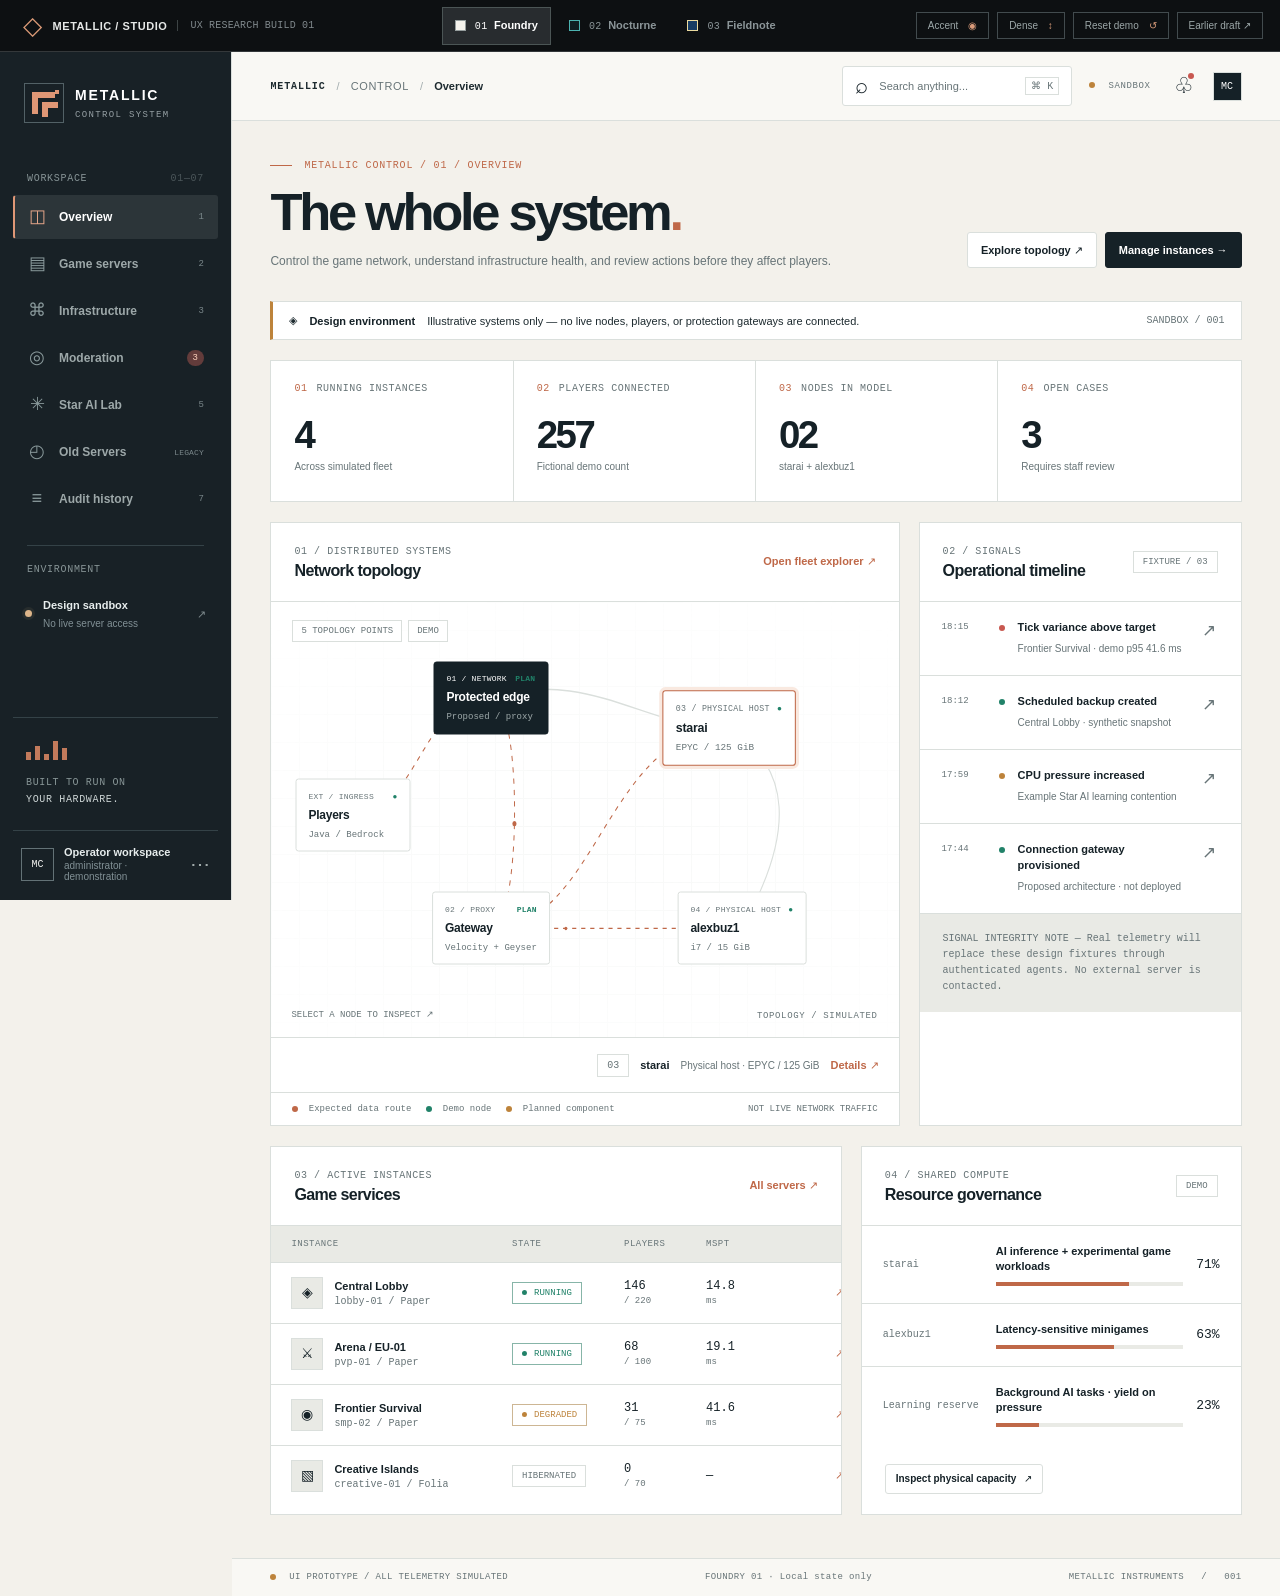
<file: prototypes/control-studio/index.html>
<!doctype html>
<html lang="en">
<head>
  <meta charset="utf-8">
  <meta name="viewport" content="width=device-width,initial-scale=1">
  <meta name="theme-color" content="#101619">
  <meta name="description" content="Metallic Control — experimental multi-concept infrastructure and Minecraft hosting interface.">
  <title>Metallic Control / Prototype Studio</title>
  <link rel="stylesheet" href="./styles.css">
</head>
<body>
  <a href="#main" class="skip">Skip to main content</a>
  <div class="studio-bar" role="region" aria-label="Prototype design switcher">
    <div class="studio-id"><span class="studio-icon">◇</span><strong>METALLIC / STUDIO</strong><span class="studio-tag">UX RESEARCH BUILD 01</span></div>
    <div class="studio-variants" role="group" aria-label="Interface design concepts">
      <button class="concept-switch" data-concept="foundry" aria-pressed="true"><span class="sample sample-foundry"></span><span>01 <b>Foundry</b></span></button>
      <button class="concept-switch" data-concept="nocturne" aria-pressed="false"><span class="sample sample-nocturne"></span><span>02 <b>Nocturne</b></span></button>
      <button class="concept-switch" data-concept="fieldnote" aria-pressed="false"><span class="sample sample-fieldnote"></span><span>03 <b>Fieldnote</b></span></button>
    </div>
    <div class="studio-actions">
      <button id="accent-toggle" class="studio-small" title="Cycle accent styles">Accent <span aria-hidden="true">◉</span></button>
      <button id="density-toggle" class="studio-small" title="Switch content density">Dense <span aria-hidden="true">↕</span></button>
      <button id="reset-demo" class="studio-small" title="Reset simulated state">Reset demo <span aria-hidden="true">↺</span></button>
      <a class="studio-small studio-archive" href="./archive/control-v02.html" target="_blank" rel="noopener" title="Open the preserved earlier design">Earlier draft ↗</a>
    </div>
  </div>
  <div id="app" class="app-shell" data-concept="foundry" data-density="comfortable" data-accent="original">
    <aside class="sidebar" aria-label="Product navigation">
      <div class="brand-lockup" aria-label="Metallic Control">
        <div class="brand-emblem" aria-hidden="true"><svg width="38" height="38" viewBox="0 0 38 38" fill="none"><path d="M5 8H30V14H13V30H7V8Z" fill="currentColor"/><path d="M17 18H33V24H23V33H17V18Z" fill="currentColor"/><path d="M30 6H34V10H30Z" fill="currentColor"/></svg></div>
        <div class="brand-words"><strong>METALLIC</strong><small>CONTROL SYSTEM</small></div>
      </div>
      <div class="nav-label">WORKSPACE <span>01—07</span></div>
      <nav class="primary-nav" id="primary-nav">
        <button class="nav-item active" data-page="overview" aria-current="page"><span class="nav-symbol">◫</span><span>Overview</span><kbd>1</kbd></button>
        <button class="nav-item" data-page="servers"><span class="nav-symbol">▤</span><span>Game servers</span><kbd>2</kbd></button>
        <button class="nav-item" data-page="fleet"><span class="nav-symbol">⌘</span><span>Infrastructure</span><kbd>3</kbd></button>
        <button class="nav-item" data-page="moderation"><span class="nav-symbol">◎</span><span>Moderation</span><span class="nav-count" id="nav-reports-count">3</span></button>
        <button class="nav-item" data-page="star"><span class="nav-symbol">✳</span><span>Star AI Lab</span><kbd>5</kbd></button>
        <button class="nav-item" data-page="legacy"><span class="nav-symbol">◴</span><span>Old Servers</span><span class="legacy-mini">LEGACY</span></button>
        <button class="nav-item" data-page="audit"><span class="nav-symbol">≡</span><span>Audit history</span><kbd>7</kbd></button>
      </nav>
      <div class="sidebar-separator"></div>
      <div class="nav-label">ENVIRONMENT</div>
      <div class="env-summary"><span class="env-bullet"></span><span><strong>Design sandbox</strong><small>No live server access</small></span><span class="env-arrow">↗</span></div>
      <div class="sidebar-spacer"></div>
      <div class="side-footer"><div class="tiny-visual"><span></span><span></span><span></span><span></span><span></span></div><p>BUILT TO RUN ON<br><b>YOUR HARDWARE.</b></p></div>
      <div class="account-block"><span class="avatar">MC</span><span><strong>Operator workspace</strong><small id="sidebar-role">Administrator · demonstration</small></span><span class="account-menu">⋯</span></div>
    </aside>
    <div class="app-main">
      <header class="topbar"><div class="breadcrumbs"><span class="crumb-root">METALLIC</span><span class="crumb-divider">/</span><span class="crumb-product">CONTROL</span><span class="crumb-divider">/</span><b id="crumb-current">Overview</b></div>
        <div class="top-right"><button class="search-trigger" id="search-trigger" aria-label="Search commands and servers"><span>⌕</span> Search anything... <kbd>⌘ K</kbd></button><span class="mode-badge"><i></i> SANDBOX</span><button id="top-notifications" class="icon-button" aria-label="Open moderation reports">♧<span class="notification-dot"></span></button><span class="top-avatar" title="Operator demonstration">MC</span></div>
      </header>
      <div class="page-body"><main id="main" tabindex="-1" aria-live="off"></main></div>
      <footer class="statusbar"><span><i class="tiny-dot"></i> UI PROTOTYPE / ALL TELEMETRY SIMULATED</span><span id="statusbar-context">Build 0.3 · October 2026</span><span>METALLIC INSTRUMENTS &nbsp; / &nbsp; 001</span></footer>
    </div>
    <div id="drawer-root"></div>
    <div id="modal-root"></div>
    <div id="toast-root" role="status" aria-live="polite"></div>
  </div>
  <script src="./app.js" defer></script>
</body>
</html>
</file>
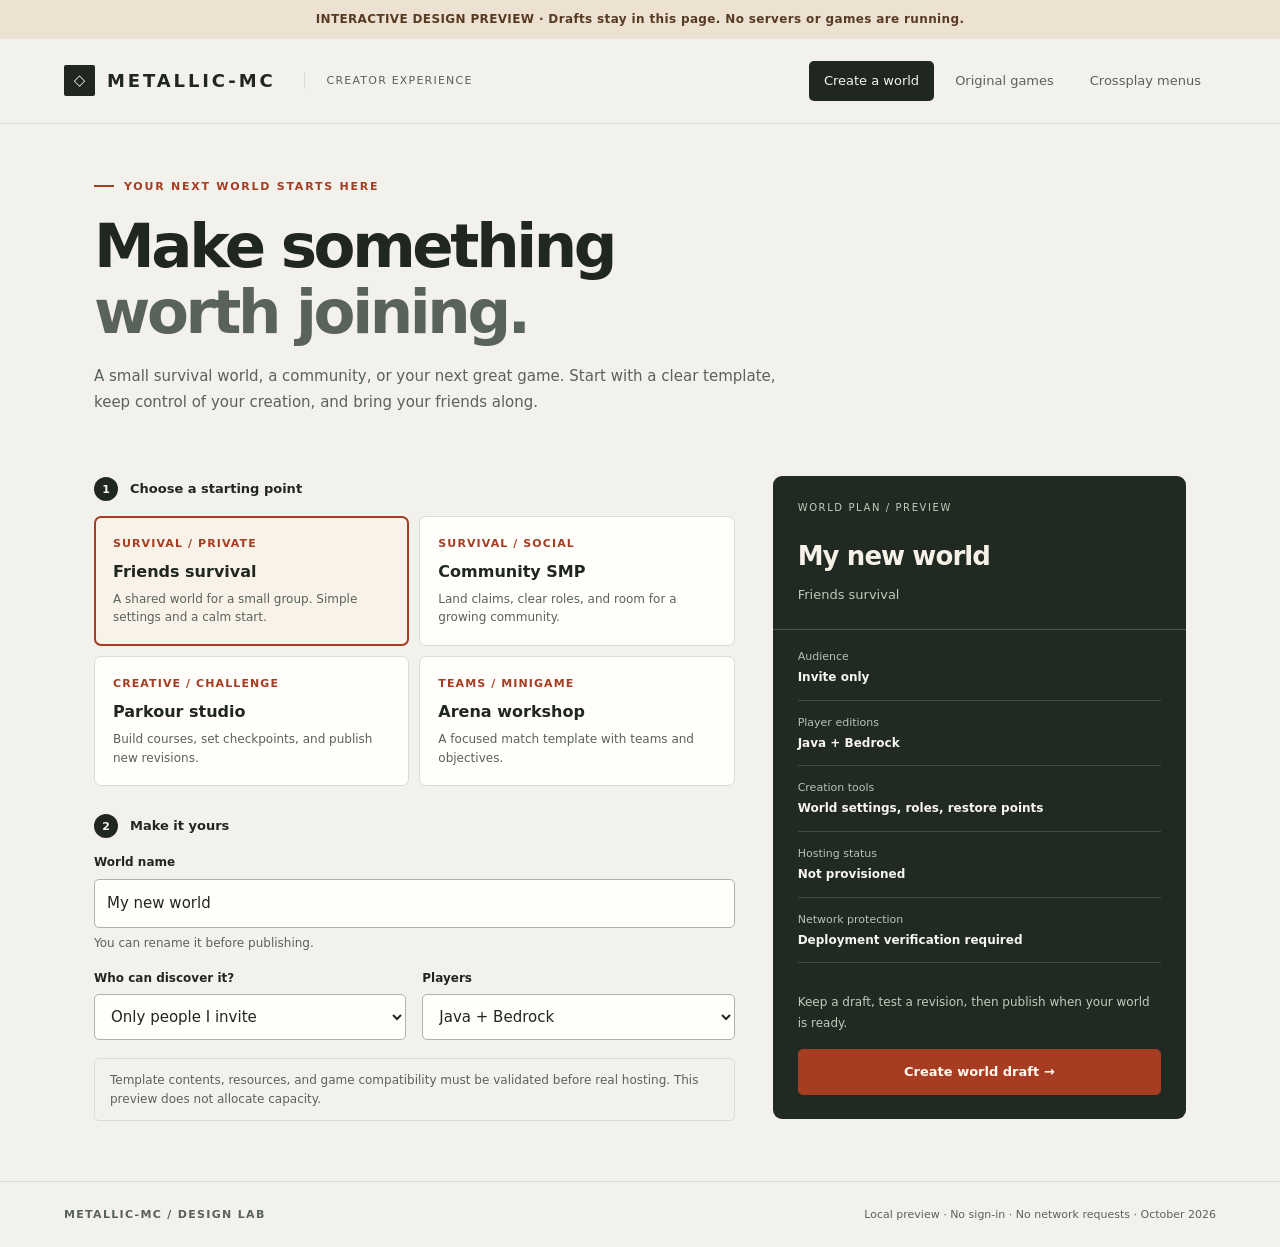
<file: tools/creator-preview/index.html>
<!doctype html>
<html lang="en">
<head>
<meta charset="utf-8"><meta name="viewport" content="width=device-width,initial-scale=1">
<meta name="color-scheme" content="light">
<title>Metallic-MC — Creator experience preview</title>
<style>
:root{--paper:#f3f1ec;--white:#fffefa;--ink:#202720;--muted:#59625b;--line:#d8dcd3;--copper:#a63d22;--soft:#efe2d7;--sage:#e4eadf;--night:#202922;--light:#f6f5ee;font-family:Inter,ui-sans-serif,system-ui,-apple-system,"Segoe UI",sans-serif;color:var(--ink);background:var(--paper)}
*{box-sizing:border-box}body{margin:0;font-size:15px;line-height:1.55}button,input,select{font:inherit}button{cursor:pointer}button:focus-visible,input:focus-visible,select:focus-visible{outline:3px solid #aa4d28;outline-offset:4px}button:disabled{cursor:not-allowed;opacity:.6}[hidden]{display:none!important}a{color:inherit}.preview-banner{background:#ede2d1;color:#583b24;padding:10px 24px;font-size:12px;font-weight:600;text-align:center;letter-spacing:.03em}.app-header{border-bottom:1px solid var(--line);padding:22px 5%;display:flex;align-items:center;gap:28px;flex-wrap:wrap}.brand{font-weight:800;font-size:18px;letter-spacing:.16em;display:flex;align-items:center;gap:12px}.brand-mark{display:inline-grid;width:31px;height:31px;place-items:center;background:var(--ink);color:var(--paper);font-size:15px;letter-spacing:0;border-radius:2px}.edition{font-size:11px;border-left:1px solid var(--line);padding-left:22px;letter-spacing:.11em;color:var(--muted)}.app-nav{display:flex;flex-wrap:wrap;gap:6px;margin-left:auto}.nav-button{border:0;border-radius:5px;background:none;padding:10px 15px;color:var(--muted);font-size:13px}.nav-button[aria-selected=true]{background:var(--ink);color:var(--light)}main{max-width:1220px;padding:54px 5% 60px;margin:auto}.eyebrow{font-size:11px;letter-spacing:.16em;text-transform:uppercase;font-weight:750;color:var(--copper);display:flex;align-items:center;gap:10px}.eyebrow:before{content:"";width:20px;height:2px;background:currentColor}h1{font-size:clamp(34px,5.4vw,61px);letter-spacing:-.055em;line-height:1.08;font-weight:630;margin:18px 0}h1 span{color:var(--muted)}h2{font-size:24px;letter-spacing:-.035em;font-weight:650;margin:0 0 9px}h3{font-size:17px;margin:0 0 5px;letter-spacing:-.015em}p{margin:0 0 18px}.lead{color:var(--muted);max-width:700px;line-height:1.75}.workspace{display:grid;grid-template-columns:minmax(0,1.55fr) minmax(260px,1fr);gap:38px;margin-top:34px;align-items:start}.section-row{display:flex;align-items:center;gap:12px;margin:28px 0 15px;font-weight:650;font-size:13px}.step-number{width:24px;height:24px;border-radius:50%;background:var(--ink);color:var(--light);font-size:11px;display:inline-grid;place-items:center}.template-grid{display:grid;grid-template-columns:1fr 1fr;gap:10px}.template{background:var(--white);color:var(--ink);border:1px solid var(--line);border-radius:7px;padding:18px;text-align:left;min-height:128px;transition:border-color .15s,transform .15s}.template:hover{transform:translateY(-2px)}.template[aria-pressed=true]{border:2px solid var(--copper);padding:17px;background:#f9f2e9}.template .number{font-size:11px;letter-spacing:.1em;color:var(--copper);font-weight:650;display:block;margin-bottom:8px}.template strong{display:block;font-size:16px;margin-bottom:5px}.template small{font-size:12px;color:var(--muted);display:block;line-height:1.55}.fields{display:grid;grid-template-columns:1fr 1fr;gap:16px}label{display:block;font-size:12px;font-weight:650;margin-bottom:7px}.field-wide{grid-column:1/-1}input,select{border:1px solid #acb4aa;border-radius:5px;background:var(--white);padding:12px;width:100%;color:var(--ink);min-width:0}.help{font-size:12px;color:var(--muted);margin-top:6px}.review{background:var(--night);color:var(--light);border-radius:9px;overflow:hidden;margin-top:27px}.review-top{padding:24px 25px;border-bottom:1px solid #4c564b}.review-label{font-size:10px;letter-spacing:.16em;color:#c4cbbb;display:block;margin-bottom:20px}.review h2{color:#f6f1e7;font-size:26px;overflow-wrap:anywhere}.review-sub{font-size:13px;color:#c0c8b8;margin:0}.review dl{margin:0;padding:5px 25px 10px}.review dl div{padding:13px 0;border-bottom:1px solid #434c42;font-size:12px}.review dt{color:#b9c2b4;font-size:11px;margin-bottom:3px}.review dd{margin:0;font-weight:550}.review-footer{padding:19px 25px 24px}.review-footer p{font-size:12px;line-height:1.7;color:#c3ccba;margin-bottom:16px}.primary{background:var(--copper);border:1px solid var(--copper);color:#fff9ee;border-radius:5px;padding:12px 18px;font-size:13px;font-weight:650;transition:background .15s}.primary:hover{background:#873019}.primary.full{width:100%}.secondary{background:var(--white);border:1px solid #acb4aa;color:var(--ink);border-radius:5px;padding:11px 17px;font-size:13px;font-weight:600}.subtle{background:transparent;border:0;color:var(--muted);padding:10px 0;font-size:12px;text-decoration:underline}.notice{font-size:12px;padding:12px 15px;border:1px solid var(--line);border-radius:5px;color:var(--muted);margin-top:18px}.error{color:#9f2424;font-size:13px;margin:12px 0}.draft-output{border-top:1px solid var(--line);margin-top:28px;padding-top:24px}.draft-output .row{display:flex;justify-content:space-between;gap:15px;align-items:center;flex-wrap:wrap}.draft-chip{background:var(--sage);font-size:11px;padding:5px 9px;border-radius:3px}.draft-title{overflow-wrap:anywhere}.journey{display:flex;flex-wrap:wrap;gap:6px;margin:15px 0}.journey span{font-size:11px;border-bottom:3px solid var(--line);padding:9px 10px;color:var(--muted)}.journey span.active{border-color:var(--copper);color:var(--ink);background:#eee1d4}.quiet{font-size:12px;color:var(--muted)}.originals{display:grid;grid-template-columns:repeat(3,minmax(0,1fr));gap:18px;margin-top:32px}.game{background:var(--white);border:1px solid var(--line);border-radius:8px;overflow:hidden;display:flex;flex-direction:column}.game-art{height:138px;background:#e1e6da;position:relative;overflow:hidden;display:flex;align-items:center;justify-content:center}.game-art .shape{display:block;transform:rotate(-25deg);height:78px;width:78px;border:14px solid #46614a;border-radius:4px;box-shadow:32px 12px 0 -6px #adbd9d}.game:nth-child(2) .game-art{background:#e7dbcd}.game:nth-child(2) .shape{border-radius:50%;border-color:#a95936;box-shadow:23px 14px 0 -7px #d5ad7e;transform:rotate(18deg)}.game:nth-child(3) .game-art{background:#dce4e6}.game:nth-child(3) .shape{border-color:#4b656d;box-shadow:22px -20px 0 -5px #aac0c3;transform:rotate(35deg)}.game-body{padding:22px;display:flex;flex-direction:column;flex:1}.game-body .kicker{font-size:10px;letter-spacing:.13em;color:var(--copper);font-weight:700;margin-bottom:8px}.game-body p{font-size:13px;color:var(--muted);margin:6px 0 22px}.game-body button{margin-top:auto;align-self:flex-start}.game-detail{margin-top:24px;padding:24px;border-left:3px solid var(--copper);background:var(--white)}.game-detail p{margin-bottom:0;max-width:850px;color:var(--muted)}.menu-workspace{display:grid;grid-template-columns:minmax(0,1fr) minmax(280px,1.15fr);gap:35px;align-items:start;margin-top:34px}.segmented{display:flex;flex-wrap:wrap;gap:7px;margin:18px 0}.segmented button{border:1px solid #aeb6aa;background:var(--white);border-radius:4px;padding:9px 13px;font-size:12px}.segmented button[aria-pressed=true]{background:var(--ink);color:var(--light);border-color:var(--ink)}.game-menu{background:#343b35;border:6px solid #61675c;padding:24px;color:#f6f3e8;border-radius:2px;max-width:460px;box-shadow:7px 7px 0 #d6d9ce;margin-top:20px}.game-menu h3{text-align:center;margin-bottom:20px;font-size:20px;color:#f5f5eb}.menu-action{background:#e2e4d6;color:#202820;width:100%;padding:13px;border:2px solid #a7ad9c;margin-bottom:9px;text-align:left;font-size:13px}.menu-action:last-child{margin-bottom:0}.game-menu.bedrock .menu-action{border-radius:0;background:#cbd2bc;border-color:#6a785d;font-size:15px;text-align:center;padding:16px}.game-menu.classic .menu-actions{display:grid;grid-template-columns:1fr 1fr;gap:8px}.game-menu.classic .menu-action{min-height:80px;margin:0;text-align:center}.menu-status{color:var(--muted);font-size:12px;margin-top:18px}.feature-list{margin:24px 0;padding:0;list-style:none}.feature-list li{border-top:1px solid var(--line);padding:14px 0;font-size:13px}.feature-list li strong{display:block;margin-bottom:3px}.feature-list li span{color:var(--muted)}footer{padding:24px 5%;border-top:1px solid var(--line);font-size:11px;color:var(--muted);display:flex;justify-content:space-between;gap:20px;flex-wrap:wrap}.footer-brand{font-weight:700;letter-spacing:.12em}.actions{display:flex;gap:10px;flex-wrap:wrap}.sr-only{position:absolute;width:1px;height:1px;padding:0;margin:-1px;overflow:hidden;clip:rect(0,0,0,0);white-space:nowrap;border:0}
@media(max-width:780px){.workspace,.menu-workspace{grid-template-columns:1fr;gap:12px}.originals{grid-template-columns:1fr}.game{display:grid;grid-template-columns:140px 1fr}.game-art{height:100%;min-height:160px}.review{margin-top:12px}.app-nav{margin-left:0}.app-header{gap:14px;padding:18px 5%}.edition{padding-left:14px}main{padding-top:34px}.game-menu{max-width:100%}}@media(max-width:430px){.fields,.template-grid{grid-template-columns:1fr}.template{min-height:105px}.nav-button{padding:10px 9px}.edition{display:none}.game{display:flex}.game-art{min-height:110px;height:110px}.review-top,.review-footer,.review dl{padding-left:20px;padding-right:20px}.preview-banner{padding:9px 14px;font-size:11px}.game-menu{padding:16px}.originals{gap:14px}}@media(prefers-reduced-motion:reduce){*{transition:none!important;scroll-behavior:auto!important}.template:hover{transform:none}}
</style>
</head>
<body>
<div class="preview-banner">INTERACTIVE DESIGN PREVIEW · Drafts stay in this page. No servers or games are running.</div>
<header class="app-header"><div class="brand"><span class="brand-mark" aria-hidden="true">◇</span>METALLIC-MC</div><span class="edition">CREATOR EXPERIENCE</span><nav class="app-nav" role="tablist" aria-label="Creator experience"><button class="nav-button" id="tab-create" role="tab" aria-selected="true" aria-controls="view-create" data-view="create">Create a world</button><button class="nav-button" id="tab-originals" role="tab" tabindex="-1" aria-selected="false" aria-controls="view-originals" data-view="originals">Original games</button><button class="nav-button" id="tab-menus" role="tab" tabindex="-1" aria-selected="false" aria-controls="view-menus" data-view="menus">Crossplay menus</button></nav></header>
<main>
<section id="view-create" role="tabpanel" aria-labelledby="tab-create"><div class="eyebrow">Your next world starts here</div><h1>Make something<br><span>worth joining.</span></h1><p class="lead">A small survival world, a community, or your next great game. Start with a clear template, keep control of your creation, and bring your friends along.</p>
<div class="workspace"><div><div class="section-row"><span class="step-number">1</span>Choose a starting point</div><div class="template-grid" id="templates"><button class="template" data-template="friends" aria-pressed="true"><span class="number">SURVIVAL / PRIVATE</span><strong>Friends survival</strong><small>A shared world for a small group. Simple settings and a calm start.</small></button><button class="template" data-template="community" aria-pressed="false"><span class="number">SURVIVAL / SOCIAL</span><strong>Community SMP</strong><small>Land claims, clear roles, and room for a growing community.</small></button><button class="template" data-template="parkour" aria-pressed="false"><span class="number">CREATIVE / CHALLENGE</span><strong>Parkour studio</strong><small>Build courses, set checkpoints, and publish new revisions.</small></button><button class="template" data-template="arena" aria-pressed="false"><span class="number">TEAMS / MINIGAME</span><strong>Arena workshop</strong><small>A focused match template with teams and objectives.</small></button></div>
<div class="section-row"><span class="step-number">2</span>Make it yours</div><form id="world-form"><div class="fields"><div class="field-wide"><label for="world-name">World name</label><input id="world-name" name="world-name" maxlength="48" value="My new world" autocomplete="off" required><div class="help">You can rename it before publishing.</div></div><div><label for="audience">Who can discover it?</label><select id="audience"><option value="private">Only people I invite</option><option value="public">Public discovery</option></select></div><div><label for="edition">Players</label><select id="edition"><option value="crossplay">Java + Bedrock</option><option value="java">Java</option></select></div></div><p id="form-error" class="error" role="alert" hidden></p></form><div class="notice">Template contents, resources, and game compatibility must be validated before real hosting. This preview does not allocate capacity.</div>
<section class="draft-output" id="draft-output" hidden aria-live="polite"><div class="row"><h2 class="draft-title" id="draft-title">World draft</h2><span class="draft-chip">Draft only</span></div><p class="quiet" id="draft-description"></p><div class="actions"><button class="secondary" id="export-draft">Download draft plan</button><button class="secondary" id="preview-join">Preview joining flow</button></div><div id="join-preview" hidden><div class="journey" aria-label="Simulated joining stages"><span>Validate</span><span>Queue</span><span>Start</span><span>Join</span></div><p class="quiet" id="join-detail" aria-live="polite"></p><button class="subtle" id="join-next">Next simulated stage</button></div></section></div>
<aside class="review" aria-label="World draft summary"><div class="review-top"><span class="review-label">WORLD PLAN / PREVIEW</span><h2 id="summary-name">My new world</h2><p class="review-sub" id="summary-template">Friends survival</p></div><dl><div><dt>Audience</dt><dd id="summary-audience">Invite only</dd></div><div><dt>Player editions</dt><dd id="summary-edition">Java + Bedrock</dd></div><div><dt>Creation tools</dt><dd id="summary-tools">World settings, roles, restore points</dd></div><div><dt>Hosting status</dt><dd>Not provisioned</dd></div><div><dt>Network protection</dt><dd>Deployment verification required</dd></div></dl><div class="review-footer"><p>Keep a draft, test a revision, then publish when your world is ready.</p><button class="primary full" form="world-form" type="submit">Create world draft →</button></div></aside></div></section>
<section id="view-originals" role="tabpanel" aria-labelledby="tab-originals" hidden><div class="eyebrow">Metallic-MC originals / concepts</div><h1>A reason to join.<br><span>A reason to return.</span></h1><p class="lead">Three proposed game directions built around readable objectives, memorable social moments, and maps that are practical to polish and test.</p><div class="originals"><article class="game"><div class="game-art" aria-hidden="true"><span class="shape"></span></div><div class="game-body"><span class="kicker">CO-OP / TEAM RELAY</span><h2>Foundry Relay</h2><p>Carry an energy core through a shifting industrial route. Repair switches, choose shortcuts, and get your whole team home.</p><button class="secondary" data-game="relay">Explore concept</button></div></article><article class="game"><div class="game-art" aria-hidden="true"><span class="shape"></span></div><div class="game-body"><span class="kicker">ADVENTURE / PARTY INSTANCES</span><h2>Rift Expeditions</h2><p>Choose the next room together. Take a risk, find something useful, and decide when your party should extract.</p><button class="secondary" data-game="rift">Explore concept</button></div></article><article class="game"><div class="game-art" aria-hidden="true"><span class="shape"></span></div><div class="game-body"><span class="kicker">CREATE / PLAY / REMIX</span><h2>Circuit Works</h2><p>Build a course from a playful toolkit. Set a challenge, publish a revision, and race through the community's ideas.</p><button class="secondary" data-game="circuit">Explore concept</button></div></article></div><div class="game-detail" id="game-detail" aria-live="polite"><h3>One polished vertical slice first</h3><p>These are original concept proposals, not available games. A playable prototype and mixed-device playtests will decide which idea deserves a full production cycle.</p></div></section>
<section id="view-menus" role="tabpanel" aria-labelledby="tab-menus" hidden><div class="eyebrow">One world / different ways to play</div><h1>Built for the<br><span>screen in your hands.</span></h1><p class="lead">Use the same actions and permissions, then present them in the interface each client understands. These are layout concepts, not captured Minecraft screens.</p><div class="menu-workspace"><div><h2>World menu</h2><div class="segmented" role="group" aria-label="Client menu concept"><button aria-pressed="true" data-client="java">Modern Java</button><button aria-pressed="false" data-client="bedrock">Bedrock</button><button aria-pressed="false" data-client="classic">Classic Java</button></div><ul class="feature-list"><li><strong id="client-native">Native Java dialog</strong><span id="client-detail">A focused menu for supported modern Java clients.</span></li><li><strong>Same permission checks</strong><span>Buttons do not grant privileges. Every action is checked by the server.</span></li><li><strong>Clear joining states</strong><span>Show whether a world is waking, queued, ready, or unavailable.</span></li><li><strong>Accessible controls</strong><span>Readable text, clear focus, generous touch targets, and reduced motion.</span></li></ul></div><div><div class="game-menu" id="game-menu"><h3>My worlds</h3><div class="menu-actions"><button class="menu-action" data-action="Join my world">Join my world</button><button class="menu-action" data-action="Invite friends">Invite friends</button><button class="menu-action" data-action="World settings">World settings</button><button class="menu-action" data-action="Restore a revision">Restore a revision</button></div></div><p class="menu-status" id="menu-status" aria-live="polite">Select an action to inspect its intended behavior.</p></div></div></section>
</main><footer><span class="footer-brand">METALLIC-MC / DESIGN LAB</span><span>Local preview · No sign-in · No network requests · October 2026</span></footer>
<script>
(() => {
'use strict';
const root = document;
const byId = id => root.getElementById(id);
const templates = {
 friends: {name:'Friends survival', tools:'World settings, roles, restore points', runtime:'Paper compatibility lane'},
 community: {name:'Community SMP', tools:'Claims, role presets, community settings', runtime:'Paper; audited Folia option later'},
 parkour: {name:'Parkour studio', tools:'Checkpoints, course revisions, ghost runs', runtime:'Curated creator runtime'},
 arena: {name:'Arena workshop', tools:'Teams, objectives, match rules', runtime:'Curated arena runtime'}
};
let selected='friends', draft=null, joinStep=0;
const stages=['Validate the pinned template and requested settings.','Acquire one wake lease and reserve measured capacity.','Start one instance and wait for game-aware readiness.','Transfer the player only after readiness and permission checks.'];
function updateSummary(){byId('summary-name').textContent=byId('world-name').value.trim()||'Your world';byId('summary-template').textContent=templates[selected].name;byId('summary-tools').textContent=templates[selected].tools;byId('summary-audience').textContent=byId('audience').value==='private'?'Invite only':'Public discovery';byId('summary-edition').textContent=byId('edition').value==='crossplay'?'Java + Bedrock':'Java';}
root.querySelectorAll('[data-view]').forEach(button=>button.addEventListener('click',()=>{root.querySelectorAll('[data-view]').forEach(b=>{b.setAttribute('aria-selected',String(b===button));b.tabIndex=b===button?0:-1;});['create','originals','menus'].forEach(v=>{byId('view-'+v).hidden=v!==button.dataset.view;});}));
root.querySelector('[role=tablist]').addEventListener('keydown',event=>{const tabs=Array.from(root.querySelectorAll('[data-view]'));const current=tabs.indexOf(root.activeElement);if(current<0)return;let next=current;if(event.key==='ArrowRight')next=(current+1)%tabs.length;else if(event.key==='ArrowLeft')next=(current+tabs.length-1)%tabs.length;else if(event.key==='Home')next=0;else if(event.key==='End')next=tabs.length-1;else return;event.preventDefault();tabs[next].focus();tabs[next].click();});
root.querySelectorAll('[data-template]').forEach(button=>button.addEventListener('click',()=>{selected=button.dataset.template;root.querySelectorAll('[data-template]').forEach(b=>b.setAttribute('aria-pressed',String(b===button)));updateSummary();}));
['world-name','audience','edition'].forEach(id=>byId(id).addEventListener('input',updateSummary));
byId('world-form').addEventListener('submit',event=>{event.preventDefault();const name=byId('world-name').value.trim();if(!name||name.length>48||/[\u0000-\u001f\u007f]/.test(name)){byId('form-error').textContent='Use a world name of 1–48 visible characters.';byId('form-error').hidden=false;return;}byId('form-error').hidden=true;draft={schema_version:1,kind:'design_preview_world_draft',name,template:selected,audience:byId('audience').value,editions:byId('edition').value,provisioned:false,protection_verified:false};byId('draft-title').textContent=name;byId('draft-description').textContent=templates[selected].name+' · '+byId('summary-audience').textContent+' · '+byId('summary-edition').textContent+'. Draft kept only until this page closes.';byId('draft-output').hidden=false;byId('join-preview').hidden=true;});
byId('export-draft').addEventListener('click',()=>{if(!draft)return;const blob=new Blob([JSON.stringify(draft,null,2)+'\n'],{type:'application/json'});const url=URL.createObjectURL(blob);const a=root.createElement('a');a.href=url;a.download='metallic-world-draft.json';root.body.appendChild(a);a.click();a.remove();setTimeout(()=>URL.revokeObjectURL(url),1000);});
function showJoin(){root.querySelectorAll('.journey span').forEach((el,index)=>el.classList.toggle('active',index===joinStep));byId('join-detail').textContent='SIMULATED STAGE: '+stages[joinStep];byId('join-next').textContent=joinStep===3?'Restart simulated flow':'Next simulated stage';}
byId('preview-join').addEventListener('click',()=>{joinStep=0;byId('join-preview').hidden=false;showJoin();});byId('join-next').addEventListener('click',()=>{joinStep=(joinStep+1)%4;showJoin();});
const games={relay:['Foundry Relay','First playable target: one short route, two meaningful roles, one cooperative objective, and a clean end-of-round loop. Test mobile readability and party coordination before adding maps.'],rift:['Rift Expeditions','First playable target: a small room set, a risk/reward choice, one readable enemy family, and an extraction decision. Cap entities and keep every run recoverable.'],circuit:['Circuit Works','First playable target: a constrained course palette, checkpoints, revision publishing, and a timed run. Use this game to prove the creator workflow and rollback experience.']};
root.querySelectorAll('[data-game]').forEach(button=>button.addEventListener('click',()=>{const data=games[button.dataset.game];byId('game-detail').querySelector('h3').textContent=data[0]+' / concept scope';byId('game-detail').querySelector('p').textContent=data[1];}));
const clients={java:['Native Java dialog','A focused menu for supported modern Java clients.'],bedrock:['Native Bedrock form','Large buttons and simple labels for touch and controller input.'],classic:['Inventory fallback','A familiar inventory-style fallback for older supported Java clients.']};
root.querySelectorAll('[data-client]').forEach(button=>button.addEventListener('click',()=>{const client=button.dataset.client;root.querySelectorAll('[data-client]').forEach(b=>b.setAttribute('aria-pressed',String(b===button)));byId('game-menu').className='game-menu '+(client==='java'?'':client);byId('client-native').textContent=clients[client][0];byId('client-detail').textContent=clients[client][1];byId('menu-status').textContent='Concept switched. This does not connect to a Minecraft client.';}));
const actions={'Join my world':'Checks access, wakes the world once, and joins when ready.','Invite friends':'Creates a revocable, scoped invitation after permission checks.','World settings':'Edits a draft revision, validates it, and shows a rollback point.','Restore a revision':'Previews a backup in a separate copy before replacing the active world.'};
root.querySelectorAll('[data-action]').forEach(button=>button.addEventListener('click',()=>{byId('menu-status').textContent='PROPOSED ACTION: '+actions[button.dataset.action];}));
updateSummary();
})();
</script>
</body>
</html>
</file>
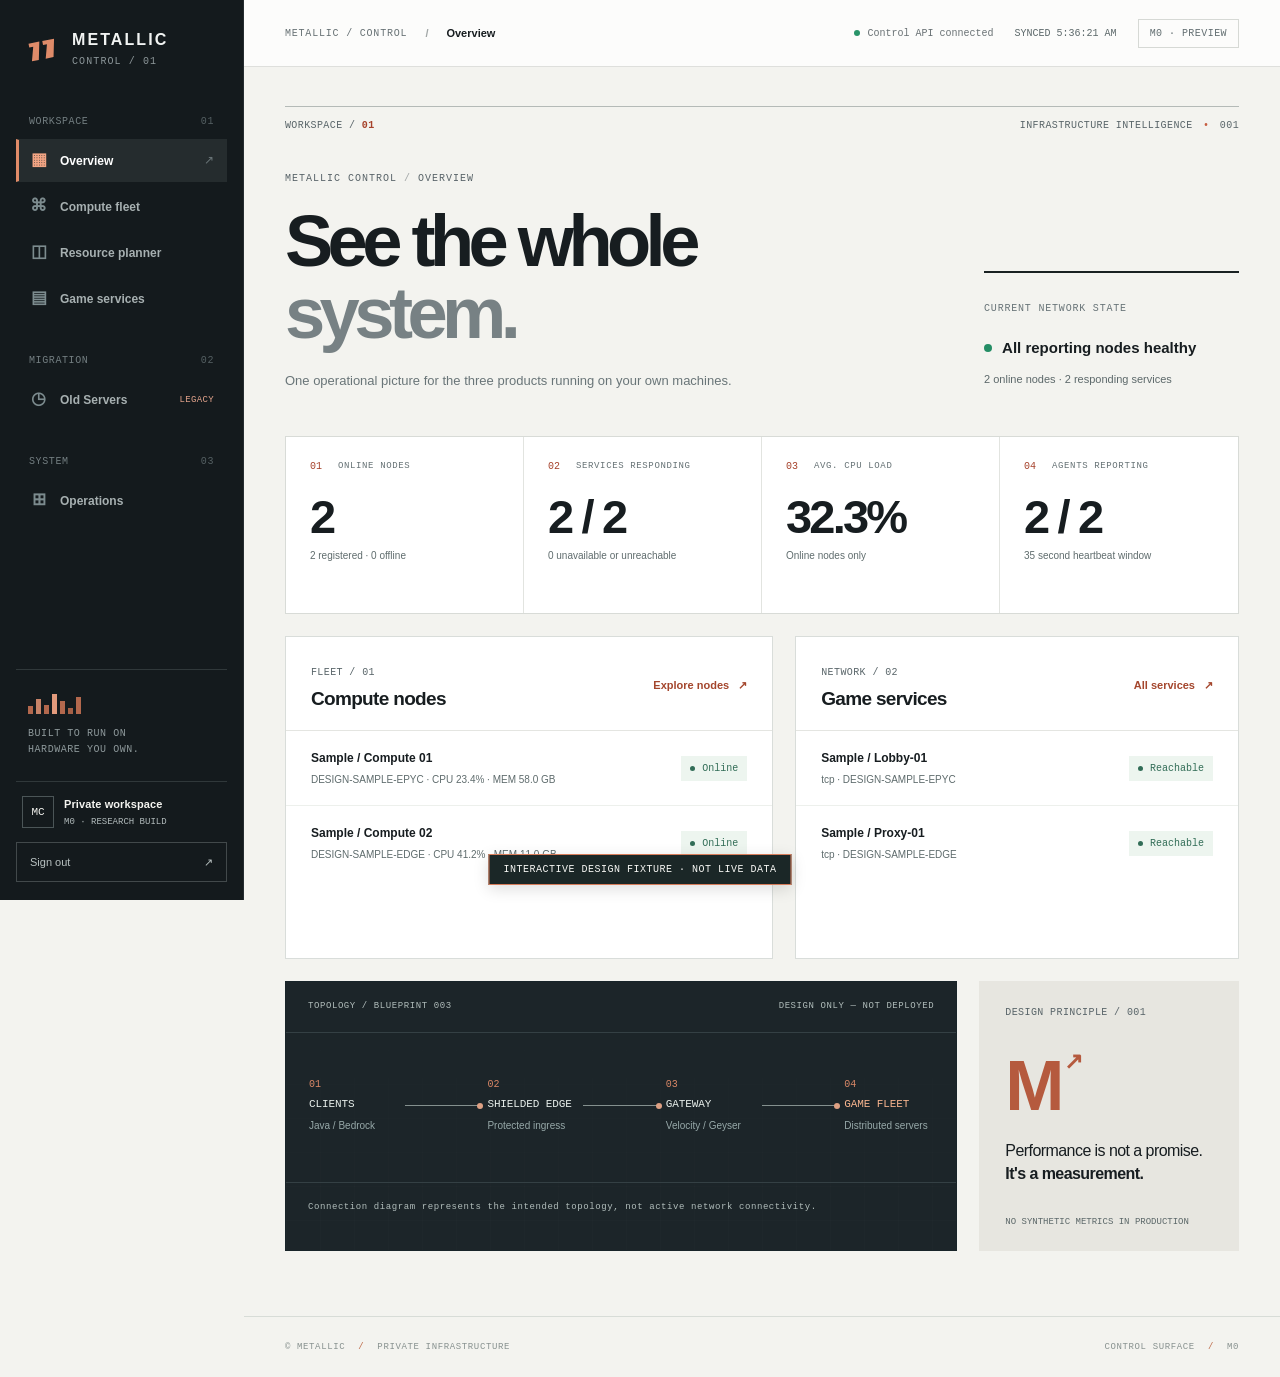
<file: prototypes/control-studio/archive/control-v02.html>
<!doctype html>
<html lang="en">
<head>
  <meta charset="utf-8">
  <meta name="viewport" content="width=device-width,initial-scale=1">
  <meta name="theme-color" content="#15191b">
  <meta name="description" content="Metallic Control — private, read-only fleet operations console.">
  <title>Overview · Metallic Control</title>
  <style>/* METALLIC Control Surface / v0.2
   Designed as an operations instrument. Typography and spacing carry hierarchy;
   signals are purposeful. No stock dashboard gradients, glass or decorative chart noise.
   Fonts are local system fonts; no tracking pixels, external CSS or network fonts. */
:root{
 --ink:#171d20;--ink-soft:#465054;--line:#dedfdc;--paper:#f3f3ef;--white:#fff;--muted:#697174;
 --sidebar:#141a1d;--sidebar-mute:#a4adb0;--accent:#c65d40;--accent-strong:#a6422b;
 --positive:#217a5a;--negative:#ab4b34;--mono:ui-monospace,SFMono-Regular,Menlo,Consolas,monospace;
 --sans:Inter,"Clear Sans","Helvetica Neue",Arial,sans-serif;
}
*{box-sizing:border-box}html{scroll-behavior:smooth}body{margin:0;background:var(--paper);color:var(--ink);font:14px/1.5 var(--sans);-webkit-font-smoothing:antialiased}button,input,select{font:inherit}button{cursor:pointer}button:focus-visible,a:focus-visible,select:focus-visible,input:focus-visible{outline:3px solid #e88d70;outline-offset:3px}a{color:inherit}em{font-style:normal}.hidden{display:none!important}.skip-link{position:fixed;left:14px;top:-90px;padding:10px 18px;background:#fff;z-index:300}.skip-link:focus{top:14px}.shell{display:grid;grid-template-columns:244px minmax(0,1fr);min-height:100vh}.sidebar{background:var(--sidebar);color:#f5f5f1;padding:30px 16px 18px;position:sticky;top:0;height:100vh;display:flex;flex-direction:column;border-right:1px solid #262d30;z-index:3;min-height:500px}.brand{color:#f1f3f2;text-decoration:none;display:flex;gap:13px;align-items:center;padding:2px 11px 49px}.brand-mark{color:#df8b69;flex-shrink:0;transform:rotate(-11deg)}.brand-type{font-size:16px;letter-spacing:.13em;font-weight:800;line-height:1}.brand-type>span{font:10px/1 var(--mono);letter-spacing:.11em;display:block;margin-top:9px;color:#8c9699}.nav-group-label{display:flex;justify-content:space-between;padding:0 13px;margin-bottom:12px;font:10px var(--mono);color:#737e81;letter-spacing:.06em}.nav-group-label span{color:#556063}.nav-group-spaced{margin-top:35px}.nav{display:flex;flex-direction:column;gap:3px}.nav-link{width:100%;min-height:43px;text-align:left;border:1px solid transparent;background:transparent;color:#a7b0b1;display:flex;align-items:center;gap:12px;padding:0 12px;font-size:12px;font-weight:610;transition:background .15s,border .15s,color .15s}.nav-link:hover{color:#fff;background:#252c2e}.nav-link.active{background:#252c2e;color:#fff;border-left:3px solid #e18b68;padding-left:10px}.nav-symbol{font-family:var(--mono);font-size:17px;width:19px;display:inline-flex;align-items:center;justify-content:center;color:#7c8b8e}.nav-link.active .nav-symbol{color:#f3a584}.nav-arrow{margin-left:auto;font:12px var(--mono);color:#697477;opacity:0;transition:opacity .15s}.nav-link.active .nav-arrow,.nav-link:hover .nav-arrow{opacity:1}.legacy-tiny{font:9px var(--mono);color:#e4a48c;letter-spacing:.04em;margin-left:auto}.sidebar-bottom{margin-top:auto}.sidebar-hardware{padding:23px 12px 22px;border-top:1px solid #30383a;color:#8e999b;font:10px/1.65 var(--mono);letter-spacing:.055em}.hardware-rules{display:flex;gap:3px;align-items:end;height:21px;margin-bottom:12px}.hardware-rules span{display:block;width:5px;background:#b3684d;height:8px}.hardware-rules span:nth-child(2){height:15px;background:#c78368}.hardware-rules span:nth-child(3){height:9px}.hardware-rules span:nth-child(4){height:20px;background:#e29a7c}.hardware-rules span:nth-child(5){height:13px}.hardware-rules span:nth-child(6){height:6px;background:#a56046}.hardware-rules span:nth-child(7){height:17px}.side-profile{display:flex;align-items:center;gap:10px;padding:14px 6px;border-top:1px solid #30383a}.profile-square{width:32px;height:32px;display:grid;place-items:center;border:1px solid #4b5557;font:11px var(--mono)}.side-profile strong{display:block;font-size:11px;letter-spacing:.01em}.side-profile small{display:block;color:#b1babb;font:9px var(--mono);margin-top:4px}.signout{background:transparent;border:1px solid #42494b;color:#b9c2c2;width:100%;text-align:left;padding:11px 13px;font-size:11px;display:flex;justify-content:space-between}.signout:hover{color:#fff;background:#2a3234}.main{min-width:0;display:flex;flex-direction:column}.topbar{height:67px;background:rgba(255,255,255,.79);border-bottom:1px solid var(--line);padding:0 clamp(24px,3.2vw,58px);display:flex;align-items:center;justify-content:space-between;gap:20px}.crumb{font-size:11px;display:flex;gap:18px;align-items:center;font-weight:660}.crumb-product{letter-spacing:.08em;font:10px var(--mono);color:#677174}.slash{color:#a2a7a7}.topbar-right{display:flex;align-items:center;gap:21px}.mini-indicator{font:10px var(--mono);color:var(--muted);display:flex;align-items:center;gap:8px}.mini-indicator:before{content:"";width:6px;height:6px;background:#a7ada9;border-radius:50%}.mini-indicator.connected:before{background:#299469}.mini-indicator.disconnected:before{background:#ba5436}.time-label{font:10px var(--mono);color:#5c686a}.preview-label{border:1px solid #d6d9d5;font:10px var(--mono);letter-spacing:.045em;padding:8px 11px;color:#626e71}main{padding:39px clamp(24px,3.2vw,58px) 65px;max-width:1600px;width:100%;margin:0 auto}.section-topline{border-top:1px solid #b4bab7;display:flex;justify-content:space-between;align-items:center;padding:11px 0 33px}.chapter-label,.view-id,.eyebrow,.section-index{font:10px/1.5 var(--mono);letter-spacing:.04em;color:#596569}.chapter-label b{color:var(--accent-strong)}.view-dot{color:var(--accent);margin:0 4px}.page-hero{display:flex;justify-content:space-between;gap:40px;align-items:end;padding:0 0 44px}.eyebrow{font-weight:500;letter-spacing:.1em;color:#586368}.page-hero h1{font-size:clamp(54px,5.65vw,90px);line-height:.99;letter-spacing:-.077em;font-weight:680;margin:19px 0 21px}.page-hero h1 span{color:#778184}.hero-sub{margin:0;max-width:480px;line-height:1.7;font-size:13px;color:#697578}.hero-aside{max-width:255px;width:28%;padding:23px 0 4px;border-top:2px solid #192122}.hero-aside-label{font:10px var(--mono);letter-spacing:.08em;color:#687478}.hero-state{display:flex;align-items:center;gap:10px;margin-top:21px;font-size:15px;font-weight:670;line-height:1.3}.hero-aside p{color:#5c686a;font-size:11px;line-height:1.6;margin:13px 0 0}.status-dot{display:inline-block;width:8px;height:8px;flex-shrink:0;border-radius:50%;background:#afb4af}.status-dot.success{background:#248d65}.status-dot.danger{background:#bd563b}.status-dot.neutral{background:#a6aaa7}.metric-strip{display:grid;grid-template-columns:repeat(4,minmax(0,1fr));border:1px solid #d8dbd7;background:var(--white);margin-bottom:22px}.metric{min-height:176px;padding:20px 24px 23px;border-right:1px solid #e2e4e0}.metric:last-child{border-right:0}.metric-head{display:flex;gap:16px;align-items:center;min-height:18px}.metric-num{font:10px var(--mono);color:var(--accent-strong)}.metric-label{font:9px var(--mono);letter-spacing:.07em;color:#657174;white-space:normal}.metric-number{display:block;font-size:47px;line-height:1;letter-spacing:-.06em;font-weight:670;margin:18px 0 9px}.metric-meta{display:block;color:#5f6c6d;font-size:10px;line-height:1.4}.content-grid{display:grid;grid-template-columns:1.1fr 1fr;gap:22px;margin-bottom:22px}.panel{background:var(--white);border:1px solid #d9ddda;min-width:0}.panel-heading{display:flex;align-items:center;justify-content:space-between;padding:23px 25px 19px;border-bottom:1px solid #e4e5e1;gap:15px}.panel-heading h2{font-size:19px;line-height:1.2;letter-spacing:-.035em;font-weight:650;margin:7px 0 0}.text-link{border:0;background:transparent;padding:8px 0;font-size:11px;font-weight:700;color:#a4462d;white-space:nowrap}.text-link:hover{text-decoration:underline}.text-link span{margin-left:6px}.list-stack{min-height:227px}.list-item{display:flex;align-items:center;justify-content:space-between;padding:18px 25px;gap:16px;border-bottom:1px solid #edf0ec}.list-item:last-child{border-bottom:0}.list-details{min-width:0}.list-details strong{display:block;font-size:12px;font-weight:690;overflow:hidden;white-space:nowrap;text-overflow:ellipsis}.list-details small{display:block;color:#5f6c6d;font-size:10px;margin-top:5px}.state-pill{display:inline-flex;align-items:center;gap:7px;font:10px var(--mono);padding:7px 9px;color:#326d57;background:#edf5ef;white-space:nowrap}.state-down{color:#9b4935;background:#f8eeeb}.tiny-dot{width:5px;height:5px;border-radius:50%;background:currentColor}.empty-state{min-height:210px;display:flex;flex-direction:column;align-items:start;justify-content:center;padding:29px 25px;gap:9px}.empty-icon{border:1px solid #d2d7d2;background:#f2f3f0;width:31px;height:31px;display:grid;place-items:center;font:20px var(--mono);color:#af613e;margin-bottom:4px}.empty-state strong{font-size:13px;letter-spacing:-.02em}.empty-state p{margin:0;font-size:11px;color:#586567;max-width:330px;line-height:1.65}.overview-bottom{display:grid;grid-template-columns:minmax(0,2.2fr) minmax(250px,.85fr);gap:22px}.blueprint{background:#1c2529;color:#e8efeb;min-width:0;border:1px solid #182429;position:relative;overflow:hidden}.blueprint::after{content:"";position:absolute;pointer-events:none;inset:0;background-image:linear-gradient(to right,rgba(255,255,255,.026) 1px,transparent 1px),linear-gradient(to bottom,rgba(255,255,255,.026) 1px,transparent 1px);background-size:34px 34px;mask-image:linear-gradient(transparent,black);opacity:.45}.blueprint>*{position:relative;z-index:1}.blueprint-head,.blueprint-foot{display:flex;justify-content:space-between;gap:15px;padding:18px 22px;font:9px/1.5 var(--mono);letter-spacing:.065em;color:#b1bdbb}.blueprint-head{border-bottom:1px solid #344044}.blueprint-foot{border-top:1px solid #344044}.blueprint-flow{padding:46px 23px 49px;display:flex;align-items:center;justify-content:space-between;gap:7px}.blueprint-station{display:flex;flex-direction:column;min-width:89px;gap:8px}.station-index{font:10px var(--mono);color:#da8867}.blueprint-station strong{font:11px var(--mono);letter-spacing:-.01em;white-space:nowrap}.blueprint-station small{font-size:10px;color:#97a9a9}.active-station strong{color:#f7b48e}.station-path{height:1px;background:#84908e;flex:1;min-width:9px;position:relative}.station-path:after{content:"";width:6px;height:6px;border-radius:50%;background:#dda083;position:absolute;right:-3px;top:-2.5px}.principle{background:#e7e6e0;padding:24px 26px;display:flex;flex-direction:column;justify-content:space-between;min-height:270px}.principle-glyph{color:#b55a3e;font-size:71px;line-height:1;font-weight:780;letter-spacing:-.12em;margin:10px 0 -1px}.principle-glyph span{font-size:23px;vertical-align:top;margin-left:8px}.principle p{font-size:16px;line-height:1.45;letter-spacing:-.035em;margin:0 0 12px}.principle p strong{font-weight:730}.principle>span:last-child{font:9px var(--mono);color:#5b6768}.page-title{padding-top:3px;margin:0 0 35px}.page-title h1{margin:19px 0 15px;font-size:clamp(45px,5.7vw,74px);line-height:1.04;letter-spacing:-.067em;font-weight:690}.title-period{color:var(--accent)}.page-title>p{font-size:13px;line-height:1.7;color:#5b686a;max-width:650px;margin:0}.node-table{padding:0 25px}.node-card{padding:25px 0;border-bottom:1px solid #e4e8e4}.node-card:last-child{border-bottom:0}.node-card-top,.candidate-heading{display:flex;justify-content:space-between;align-items:center;gap:12px}.node-card-info{display:flex;gap:12px;align-items:center}.node-symbol{border:1px solid #d9deda;color:#b46343;width:32px;height:32px;display:grid;place-items:center;font:19px var(--mono)}.node-name{font-size:14px;font-weight:690}.node-properties{display:grid;grid-template-columns:repeat(3,minmax(0,1fr));gap:21px 14px;margin-top:23px}.node-property small,.candidate-metric small{display:block;font:9px var(--mono);letter-spacing:.04em;color:#586668;margin-bottom:7px}.node-property strong{display:block;font-size:12px;font-weight:650;overflow-wrap:anywhere}.history-wrap{display:flex;gap:16px;align-items:center;margin-top:26px}.history-label{font:10px var(--mono);color:#566365;white-space:nowrap}.history-wrap svg{width:100%;height:48px;border-bottom:1px solid #d8dfd9}.service-row{display:flex;align-items:center;gap:20px;padding:23px 0;border-bottom:1px solid #e5e8e4}.service-row:last-child{border-bottom:0}.service-name{display:flex;align-items:center;gap:14px;min-width:165px}.service-text{font-size:13px;font-weight:660}.service-details{margin-right:auto;display:flex;flex-direction:column;gap:5px;color:#839091;font-size:11px;word-break:break-word}.service-details code{font-size:11px}.outline-badge{border:1px solid #d9ded9;padding:7px 10px;font:9px var(--mono);letter-spacing:.05em;color:#697779;white-space:nowrap}.resource-grid{display:grid;grid-template-columns:minmax(0,1fr) minmax(0,1fr);gap:22px;margin-bottom:22px}.resource-selector-inner{padding:27px 25px 32px}.resource-label{display:block;font:10px var(--mono);color:#657475;margin-bottom:11px}.resource-select{border:1px solid #c7cdc6;border-radius:0;background:#f8f9f5;color:#20282a;padding:14px 13px;width:100%;font-size:12px;font-weight:650}.resource-select:hover{border-color:#9da8a1}.resource-profile-meta{display:flex;gap:8px;align-items:center;flex-wrap:wrap;margin-top:17px}.resource-description{font-size:12px;line-height:1.65;color:#717e7d;min-height:51px;margin:21px 0}.resource-metrics{display:grid;grid-template-columns:repeat(3,1fr);gap:12px;border-top:1px solid #e3e7e2;padding-top:23px}.resource-metrics small{display:block;color:#758282;font:9px/1.3 var(--mono);margin-bottom:12px}.resource-metrics strong{display:block;font-size:23px;font-weight:680;line-height:1.1;letter-spacing:-.045em}.policy-panel{background:#1b2929;color:#e9efea;padding:23px 27px;display:flex;flex-direction:column;min-height:415px}.policy-topline{display:flex;justify-content:space-between;font:10px var(--mono);color:#a4b0a9}.policy-panel h2{font-size:clamp(36px,3.8vw,53px);line-height:1.04;letter-spacing:-.07em;font-weight:690;margin:37px 0 19px}.policy-panel h2 span{color:#e0926f}.policy-indicator{display:flex;gap:10px;align-items:center;color:#ecf2ec;font-size:12px;font-weight:660}.policy-panel>p{color:#a9b8b1;font-size:11px;line-height:1.72;max-width:410px;margin:14px 0 28px}.policy-detail{display:flex;flex-direction:column;gap:6px;padding:13px 0;border-top:1px solid #384946}.policy-detail span{font:9px var(--mono);color:#829b90}.policy-detail strong{font-size:11px;font-weight:600;color:#dce8dd}.resource-node-panel{margin-top:0}.candidate-card{padding:24px 0;border-bottom:1px solid #e2e5e1}.candidate-card:last-child{border:0}.candidate-heading>strong{font-size:15px}.candidate-metrics{display:grid;grid-template-columns:repeat(3,1fr);gap:18px;margin:24px 0}.candidate-metric strong{font-size:13px;font-weight:680}.candidate-reasons{display:flex;align-items:center;flex-wrap:wrap;gap:7px}.reason-prefix{font:9px var(--mono);color:#596669;margin-right:4px}.candidate-reason{display:inline-flex;background:#faf0ed;color:#a14a32;font-size:10px;padding:8px 10px;line-height:1.4}.candidate-cleared{font-size:11px;color:#2c7959;margin:0}.resource-disclaimer{font:10px/1.8 var(--mono);color:#5b6668;margin-top:16px}.legacy-intro{background:#272d2c;color:#fafbf8;padding:29px 32px;display:flex;gap:28px;margin-bottom:23px}.legacy-intro-icon{font-size:50px;line-height:1;color:#d88262}.legacy-intro h2{font-size:27px;line-height:1.2;letter-spacing:-.04em;margin:10px 0 10px}.legacy-intro p{margin:0;max-width:670px;color:#b2bdb7;font-size:12px;line-height:1.7}.legacy-row{display:flex;align-items:center;justify-content:space-between;gap:16px;padding:22px 0;border-bottom:1px solid #e8e9e5}.legacy-row:last-child{border:0}.legacy-row strong{font-weight:650;font-size:14px;display:block}.legacy-row small{font-size:11px;color:#88928b;margin-top:6px;display:block}.migration-steps{display:grid;grid-template-columns:repeat(4,1fr);gap:1px;background:#daddd8;border:1px solid #daddd8;margin-top:22px}.migration-steps>div{display:flex;flex-direction:column;background:#fff;gap:10px;padding:24px 19px;min-height:164px}.migration-steps b{font:11px var(--mono);color:#b75a3c}.migration-steps strong{font-size:15px}.migration-steps small{font-size:11px;color:#586765;line-height:1.55}.operations-grid{display:grid;grid-template-columns:1.35fr 1fr;gap:22px}.operations-notice{border:1px solid #d3d7d2;padding:27px;background:#e8e9e4}.operations-notice h2{font-size:26px;letter-spacing:-.045em;line-height:1.2;margin:18px 0}.operations-notice p{font-size:12px;color:#6a7977;line-height:1.75}.operations-notice a{font-size:11px;font-weight:700;color:#9b4934;text-decoration:none;display:inline-block;margin-top:12px}.operations-notice a:hover{text-decoration:underline}.footer{margin-top:auto;border-top:1px solid #d7dcd7;padding:25px clamp(24px,3.2vw,58px);display:flex;justify-content:space-between;gap:14px;color:#87918f;font:9px var(--mono);letter-spacing:.07em}.footer-divider{margin:0 7px;color:#be6c4b}
/* Login: intentional editorial split, consistent with the operator console. */
.login-body{min-height:100vh}.login-layout{display:grid;grid-template-columns:1.15fr 1fr;min-height:100vh}.login-aside{background:#172225;color:#f7f7f4;padding:46px clamp(32px,5vw,84px);display:flex;flex-direction:column;justify-content:space-between;position:relative;overflow:hidden}.login-aside::after{content:"";position:absolute;inset:0;pointer-events:none;background:repeating-linear-gradient(128deg,transparent 0 110px,rgba(255,255,255,.025) 111px 112px)}.login-aside>*{z-index:1;position:relative}.login-brand{padding:0}.login-statement h1{font-size:clamp(50px,5.5vw,86px);letter-spacing:-.075em;line-height:1.03;max-width:670px;font-weight:680;margin:20px 0 25px}.login-statement p{color:#aabbb7;font-size:14px}.bottom-copy{font:10px var(--mono);color:#abb8b3;letter-spacing:.12em}.login-main{display:flex;align-items:center;justify-content:center;padding:40px;background:#f3f3ef}.login-card{max-width:420px;width:100%}.login-card h2{font-size:43px;letter-spacing:-.06em;margin:18px 0 10px}.login-card>p{line-height:1.7;color:#667475;margin:0 0 35px}.login-card label{display:block;font:10px var(--mono);color:#5b6b6c;margin:22px 0 9px}.login-card input{width:100%;background:#fff;border:1px solid #d1d9d2;border-radius:0;padding:16px;color:#1b2224}.submit-button{width:100%;background:#222a2b;color:#fff;border:1px solid #222a2b;padding:17px;margin-top:28px;font-size:13px;font-weight:700;display:flex;justify-content:space-between}.submit-button:hover{background:#37494a}.login-caution{font-size:11px;color:#728080;border-top:1px solid #dadfda;margin-top:28px;padding-top:20px;line-height:1.6}.login-error{border-left:3px solid #be563d;background:#f7e9e4;color:#853c29;padding:12px;font-size:12px}
@media(max-width:1200px){.shell{grid-template-columns:213px 1fr}.sidebar{padding:27px 10px}.brand{padding-left:8px}.metric{padding:19px 16px}.blueprint-flow{flex-wrap:wrap;gap:10px}.station-path{min-width:15px}}
@media(max-width:1050px){.overview-bottom{grid-template-columns:1fr}.principle{min-height:205px}.operations-grid{grid-template-columns:1fr}.resource-grid{grid-template-columns:1fr}.metric-strip{grid-template-columns:repeat(2,1fr)}.metric:nth-child(2){border-right:0}.metric:nth-child(-n+2){border-bottom:1px solid #e2e4e0}.hero-aside{min-width:220px}.content-grid{grid-template-columns:1fr}}
@media(max-width:760px){.shell{display:block}.sidebar{height:auto;min-height:0;position:relative;padding:14px 15px 11px}.brand{padding:0 3px 16px}.sidebar-bottom,.nav-group-label{display:none}.nav{flex-direction:row;overflow-x:auto;gap:3px}.nav-group-spaced{display:none}.nav-link{width:auto;white-space:nowrap;flex-shrink:0;min-height:38px;padding:0 12px}.nav-link.active{padding-left:10px}.nav-arrow,.legacy-tiny{display:none}.topbar{height:auto;min-height:56px;padding:12px 18px}.time-label{display:none}.topbar-right{gap:8px}.crumb-product{display:none}.crumb .slash{display:none}.preview-label{font-size:9px;padding:5px}.main main{padding:26px 18px 46px}.section-topline{padding-bottom:26px}.view-id{display:none}.page-hero{flex-direction:column;align-items:start;gap:28px}.hero-aside{width:100%;max-width:none}.page-hero h1{font-size:clamp(45px,12vw,75px)}.blueprint-flow{justify-content:space-between}.blueprint-head{flex-wrap:wrap}.legacy-intro{padding:24px;gap:13px}.migration-steps{grid-template-columns:repeat(2,1fr)}.login-layout{grid-template-columns:1fr}.login-aside{min-height:320px;padding:26px}.login-statement h1{font-size:44px}.login-main{padding:65px 24px}.footer{padding:19px 18px}}
@media(max-width:460px){.metric{min-height:137px;padding:17px 13px}.metric-number{font-size:36px}.metric-head{gap:7px}.metric-label{font-size:8px}.blueprint-station{min-width:78px}.blueprint-station strong{font-size:9px}.station-path{display:none}.page-title h1{font-size:43px}.node-properties,.candidate-metrics{grid-template-columns:repeat(2,1fr)}.resource-metrics strong{font-size:17px}.legacy-intro-icon{display:none}.migration-steps{grid-template-columns:1fr}.migration-steps>div{min-height:110px}.topbar-right{max-width:55%}.mini-indicator{font-size:9px}.footer{flex-wrap:wrap}}
@media(prefers-reduced-motion:reduce){html{scroll-behavior:auto}*,*:before,*:after{animation:none!important;transition:none!important}}
</style>
  
</head>
<body>
  <a href="#main-content" class="skip-link">Skip to content</a>
  <div class="shell">
    <aside class="sidebar" aria-label="Primary navigation">
      <a class="brand" href="/" aria-label="Metallic Control home">
        <svg class="brand-mark" width="32" height="32" viewBox="0 0 32 32" fill="none" aria-hidden="true"><path d="M3 7H14L10 25H3L7 11H3V7Z" fill="currentColor"/><path d="M17 7H29L25 25H17L21 11H17V7Z" fill="currentColor"/></svg>
        <span class="brand-type">METALLIC<span>CONTROL / 01</span></span>
      </a>
      <div class="nav-group-label">WORKSPACE <span>01</span></div>
      <nav class="nav" aria-label="Dashboard sections">
        <button type="button" class="nav-link active" data-nav="overview" aria-current="page"><span class="nav-symbol" aria-hidden="true">▦</span> Overview <span class="nav-arrow" aria-hidden="true">↗</span></button>
        <button type="button" class="nav-link" data-nav="nodes"><span class="nav-symbol" aria-hidden="true">⌘</span> Compute fleet <span class="nav-arrow" aria-hidden="true">↗</span></button>
        <button type="button" class="nav-link" data-nav="resources"><span class="nav-symbol" aria-hidden="true">◫</span> Resource planner <span class="nav-arrow" aria-hidden="true">↗</span></button>
        <button type="button" class="nav-link" data-nav="servers"><span class="nav-symbol" aria-hidden="true">▤</span> Game services <span class="nav-arrow" aria-hidden="true">↗</span></button>
      </nav>
      <div class="nav-group-label nav-group-spaced">MIGRATION <span>02</span></div>
      <nav class="nav" aria-label="Legacy migration">
        <button type="button" class="nav-link" data-nav="legacy"><span class="nav-symbol" aria-hidden="true">◷</span> Old Servers <span class="legacy-tiny">LEGACY</span></button>
      </nav>
      <div class="nav-group-label nav-group-spaced">SYSTEM <span>03</span></div>
      <nav class="nav" aria-label="System operations">
        <button type="button" class="nav-link" data-nav="operations"><span class="nav-symbol" aria-hidden="true">⊞</span> Operations <span class="nav-arrow" aria-hidden="true">↗</span></button>
      </nav>
      <div class="sidebar-bottom">
        <div class="sidebar-hardware"><div class="hardware-rules" aria-hidden="true"><span></span><span></span><span></span><span></span><span></span><span></span><span></span></div><span>BUILT TO RUN ON<br>HARDWARE YOU OWN.</span></div>
        <div class="side-profile"><span class="profile-square">MC</span><div><strong>Private workspace</strong><small>M0 · RESEARCH BUILD</small></div></div>
        <form method="post" action="/logout"><button type="submit" class="signout">Sign out <span aria-hidden="true">↗</span></button></form>
      </div>
    </aside>
    <div class="main">
      <header class="topbar">
        <div class="crumb"><span class="crumb-product">METALLIC / CONTROL</span><span class="slash">/</span><span id="page-label">Overview</span></div>
        <div class="topbar-right"><span class="mini-indicator" id="api-state" role="status">Connecting</span><span class="time-label" id="updated-at">Not synchronized</span><span class="preview-label">M0 · PREVIEW</span></div>
      </header>
      <main id="main-content">
        <section class="pane" data-pane="overview">
          <div class="section-topline"><span class="chapter-label">WORKSPACE / <b>01</b></span><span class="view-id">INFRASTRUCTURE INTELLIGENCE <span class="view-dot">•</span> 001</span></div>
          <div class="page-hero"><div><span class="eyebrow">METALLIC CONTROL <span class="slash">/</span> OVERVIEW</span><h1>See the whole<br><span>system.</span></h1><p class="hero-sub">One operational picture for the three products running on your own machines.</p></div><div class="hero-aside"><span class="hero-aside-label">CURRENT NETWORK STATE</span><div class="hero-state"><span id="network-dot" class="status-dot neutral"></span><span id="network-state">Awaiting telemetry</span></div><p id="network-detail">Connect an agent to begin monitoring.</p></div></div>
          <div class="metric-strip">
            <article class="metric"><div class="metric-head"><span class="metric-num">01</span><span class="metric-label">ONLINE NODES</span></div><strong class="metric-number" id="node-count">—</strong><span class="metric-meta" id="node-meta">Awaiting data</span></article>
            <article class="metric"><div class="metric-head"><span class="metric-num">02</span><span class="metric-label">SERVICES RESPONDING</span></div><strong class="metric-number" id="service-count">—</strong><span class="metric-meta" id="service-meta">Awaiting data</span></article>
            <article class="metric"><div class="metric-head"><span class="metric-num">03</span><span class="metric-label">AVG. CPU LOAD</span></div><strong class="metric-number" id="cpu-average">—</strong><span class="metric-meta">Online nodes only</span></article>
            <article class="metric"><div class="metric-head"><span class="metric-num">04</span><span class="metric-label">AGENTS REPORTING</span></div><strong class="metric-number" id="agent-count">—</strong><span class="metric-meta">35 second heartbeat window</span></article>
          </div>
          <div class="content-grid">
            <section class="panel"><div class="panel-heading"><div><span class="section-index">FLEET / 01</span><h2>Compute nodes</h2></div><button class="text-link" type="button" data-target="nodes">Explore nodes <span aria-hidden="true">↗</span></button></div><div id="overview-nodes" class="list-stack"></div></section>
            <section class="panel"><div class="panel-heading"><div><span class="section-index">NETWORK / 02</span><h2>Game services</h2></div><button class="text-link" type="button" data-target="servers">All services <span aria-hidden="true">↗</span></button></div><div id="overview-services" class="list-stack"></div></section>
          </div>
          <div class="overview-bottom">
            <section class="blueprint"><div class="blueprint-head"><span>TOPOLOGY / BLUEPRINT 003</span><span>DESIGN ONLY — NOT DEPLOYED</span></div><div class="blueprint-flow"><div class="blueprint-station"><span class="station-index">01</span><strong>CLIENTS</strong><small>Java / Bedrock</small></div><div class="station-path" aria-hidden="true"></div><div class="blueprint-station"><span class="station-index">02</span><strong>SHIELDED EDGE</strong><small>Protected ingress</small></div><div class="station-path" aria-hidden="true"></div><div class="blueprint-station"><span class="station-index">03</span><strong>GATEWAY</strong><small>Velocity / Geyser</small></div><div class="station-path" aria-hidden="true"></div><div class="blueprint-station active-station"><span class="station-index">04</span><strong>GAME FLEET</strong><small>Distributed servers</small></div></div><div class="blueprint-foot">Connection diagram represents the intended topology, not active network connectivity.</div></section>
            <aside class="principle"><span class="section-index">DESIGN PRINCIPLE / 001</span><div class="principle-glyph" aria-hidden="true">M<span>↗</span></div><p>Performance is not a promise.<br><strong>It's a measurement.</strong></p><span>NO SYNTHETIC METRICS IN PRODUCTION</span></aside>
          </div>
        </section>

        <section class="pane hidden" data-pane="nodes"><div class="page-title"><span class="section-index">FLEET / 01</span><h1>Compute fleet<span class="title-period">.</span></h1><p>Live resource telemetry from authenticated Metallic agents, not inferred hardware capacity.</p></div><section class="panel"><div class="panel-heading"><div><span class="section-index">PHYSICAL COMPUTE</span><h2>Fleet inventory</h2></div><span id="node-table-count" class="outline-badge">NO REPORTS</span></div><div id="nodes-table" class="node-table"></div></section></section>

        <section class="pane hidden" data-pane="resources"><div class="page-title"><span class="section-index">PLANNING / 02</span><h1>Resource planner<span class="title-period">.</span></h1><p>Ask where a workload <em>could</em> safely run. Nothing here can start, stop, or modify a server.</p></div>
          <div class="resource-grid"><section class="panel resource-selector-panel"><div class="panel-heading"><div><span class="section-index">01 / CONFIGURE</span><h2>Workload template</h2></div><span class="outline-badge">SIMULATION</span></div><div class="resource-selector-inner"><label class="resource-label" for="resource-profile">Select workload profile</label><select id="resource-profile" class="resource-select"><option value="mc-lobby">Metallic MC / Minecraft lobby</option></select><div class="resource-profile-meta"><span id="resource-project" class="outline-badge">—</span><span id="resource-class" class="outline-badge">—</span></div><p id="resource-description" class="resource-description">Example budgets, not verified server capacity.</p><div class="resource-metrics"><div><small>REQUESTED CPU</small><strong id="resource-cpu">—</strong></div><div><small>MEMORY BUDGET</small><strong id="resource-memory">—</strong></div><div><small>STORAGE BUDGET</small><strong id="resource-disk">—</strong></div></div></div></section>
          <section class="policy-panel"><div class="policy-topline"><span>02 / ADMISSION POLICY</span><span>READ ONLY</span></div><h2>Protect the<br>game first<span>.</span></h2><div class="policy-indicator"><span class="status-dot neutral"></span><span id="resource-state">Waiting for telemetry</span></div><p>CPU utilization, Linux resource pressure, memory and disk headroom are evaluated before suggesting placement. AI learning is deferred when conditions are unsafe.</p><div class="policy-detail"><span>REAL-TIME WORKLOADS</span><strong>Game performance takes precedence</strong></div><div class="policy-detail"><span>LEARNING WORKLOADS</span><strong>Yield to player demand</strong></div><div class="policy-detail"><span>ENFORCEMENT STATUS</span><strong>Not deployed — placement preview only</strong></div></section></div>
          <section class="panel resource-node-panel"><div class="panel-heading"><div><span class="section-index">03 / CAPACITY</span><h2>Node eligibility</h2></div><span id="resource-node-count" class="outline-badge">NO REPORTS</span></div><div id="resource-candidates" class="node-table"></div></section><p class="resource-disclaimer">ENGINEERING PROTOTYPE · Actual capacity requires enforced reservations, workload-specific benchmarks, durable scheduling and latency SLO measurements.</p>
        </section>

        <section class="pane hidden" data-pane="servers"><div class="page-title"><span class="section-index">NETWORK / 03</span><h1>Game services<span class="title-period">.</span></h1><p>Reachability checks configured on connected agents. These do not prove TPS or player capacity.</p></div><section class="panel"><div class="panel-heading"><div><span class="section-index">PROBES</span><h2>Services inventory</h2></div><span id="server-table-count" class="outline-badge">NO PROBES</span></div><div id="servers-table" class="node-table"></div></section></section>

        <section class="pane hidden" data-pane="legacy"><div class="page-title"><span class="section-index">MIGRATION / 04</span><h1>Old Servers<span class="title-period">.</span></h1><p>Observe the legacy Wings environment without managing its containers or accessing existing game files.</p></div><div class="legacy-intro"><div class="legacy-intro-icon" aria-hidden="true">↙</div><div><span class="section-index">LEGACY BRIDGE — OBSERVATION ONLY</span><h2>Move safely. Nothing disappears.</h2><p>Metallic's own control plane will be built separately. Old Servers stay untouched until backups, player data verification and a staged migration are approved.</p></div></div><section class="panel"><div class="panel-heading"><div><span class="section-index">OLD SERVERS / HOSTS</span><h2>Wings presence</h2></div><span class="outline-badge">PROCESS OBSERVATION</span></div><div id="legacy-nodes" class="node-table"></div></section><div class="migration-steps" aria-label="Safe migration steps"><div><b>01</b><strong>Inventory</strong><small>Identify instances and file ownership.</small></div><div><b>02</b><strong>Back up</strong><small>Snapshot data and test restoration.</small></div><div><b>03</b><strong>Stage</strong><small>Compare behavior on a new isolated node.</small></div><div><b>04</b><strong>Cut over</strong><small>Migrate only after explicit approval.</small></div></div></section>

        <section class="pane hidden" data-pane="operations"><div class="page-title"><span class="section-index">OPERATIONS / 05</span><h1>System signals<span class="title-period">.</span></h1><p>Agent health and observed service-reachability issues, using real reports only.</p></div><div class="operations-grid"><section class="panel"><div class="panel-heading"><div><span class="section-index">LIVE EVENTS</span><h2>Needs attention</h2></div><span class="outline-badge">TELEMETRY</span></div><div id="operations-list" class="list-stack"></div></section><aside class="operations-notice"><span class="section-index">SAFETY STATUS</span><h2>Access is deliberately limited.</h2><p>This prototype cannot execute commands, stop Old Servers, or deploy containers. Operational actions require hardened identities, isolated agents, audit logs, backups and approvals.</p><a href="https://github.com/oncoursemail/metallic-mc/blob/main/README.md" rel="noopener noreferrer" target="_blank">Project source ↗</a></aside></div></section>
      </main>
      <footer class="footer"><span>© METALLIC <span class="footer-divider">/</span> PRIVATE INFRASTRUCTURE</span><span>CONTROL SURFACE <span class="footer-divider">/</span> M0</span></footer>
    </div>
  </div>
<div role="note" aria-live="off" class="fixture-ribbon" style="position:fixed;left:50%;transform:translateX(-50%);bottom:15px;z-index:100;white-space:nowrap;max-width:97vw;background:#1b2727;color:#f7f7f4;border:1px solid #d67c5a;padding:9px 14px;font:10px monospace;letter-spacing:.05em;box-shadow:0 4px 16px #0002">INTERACTIVE DESIGN FIXTURE · NOT LIVE DATA</div><script>
    'use strict';
    const syntheticOverview = {"nodes": [{"nodeId": "DESIGN-SAMPLE-EPYC", "hostname": "Sample / Compute 01", "cpuPercent": 23.4, "cpuThreads": 48, "load1": 5.2, "cpuPressureSome10": 0.5, "memPressureSome10": 0.04, "pressureAvailable": true, "ioPressureSome10": 0.1, "ioPressureAvailable": true, "legacyWingsChecked": true, "legacyWingsObserved": false, "memoryTotal": 137438953472, "memoryUsed": 62277025792, "diskTotal": 257698037760, "diskUsed": 184683593728, "swapTotal": 8589934592, "swapUsed": 2147483648, "online": true, "lastSeen": "2026-10-18T20:00:00Z", "history": [{"cpuPercent": 21}, {"cpuPercent": 24}, {"cpuPercent": 27}, {"cpuPercent": 23}, {"cpuPercent": 24}, {"cpuPercent": 25}, {"cpuPercent": 18}, {"cpuPercent": 17}, {"cpuPercent": 23}, {"cpuPercent": 22}, {"cpuPercent": 23}, {"cpuPercent": 26}, {"cpuPercent": 24}, {"cpuPercent": 23}], "instances": [{"name": "Sample / Lobby-01", "address": "127.0.0.1:25566", "kind": "tcp", "healthy": true}]}, {"nodeId": "DESIGN-SAMPLE-EDGE", "hostname": "Sample / Compute 02", "cpuPercent": 41.2, "cpuThreads": 8, "load1": 3.1, "cpuPressureSome10": 6.5, "memPressureSome10": 0.4, "pressureAvailable": true, "ioPressureSome10": 0.6, "ioPressureAvailable": true, "legacyWingsChecked": true, "legacyWingsObserved": true, "memoryTotal": 17179869184, "memoryUsed": 11811160064, "diskTotal": 252329328640, "diskUsed": 96636764160, "swapTotal": 4294967296, "swapUsed": 1073741824, "online": true, "lastSeen": "2026-10-18T20:00:00Z", "history": [{"cpuPercent": 44}, {"cpuPercent": 46}, {"cpuPercent": 42}, {"cpuPercent": 40}, {"cpuPercent": 52}, {"cpuPercent": 44}, {"cpuPercent": 42}, {"cpuPercent": 41}, {"cpuPercent": 39}, {"cpuPercent": 43}, {"cpuPercent": 41}, {"cpuPercent": 40}], "instances": [{"name": "Sample / Proxy-01", "address": "127.0.0.1:25565", "kind": "tcp", "healthy": true}]}], "stage": "illustrative-fixture"};
    const syntheticProfiles = {"mc-lobby": {"profiles": [{"id": "mc-lobby", "name": "Minecraft lobby", "project": "Metallic MC", "class": "realtime", "type": "realtime", "cpuMilli": 2000, "memoryBytes": 4294967296, "diskBytes": 8589934592, "description": "Sample Paper lobby; does not indicate verified player capacity."}, {"id": "mc-match", "name": "Minecraft match", "project": "Metallic MC", "class": "realtime", "type": "realtime", "cpuMilli": 3000, "memoryBytes": 6442450944, "diskBytes": 10737418240, "description": "Independently managed minigame instance."}, {"id": "metallic-world", "name": "Metallic world", "project": "Metallic", "class": "realtime", "type": "realtime", "cpuMilli": 4000, "memoryBytes": 8589934592, "diskBytes": 12884901888, "description": "Example private world simulation resource budget."}, {"id": "star-inference", "name": "AI inference", "project": "Star AI", "class": "standard", "type": "standard", "cpuMilli": 3000, "memoryBytes": 8589934592, "diskBytes": 4294967296, "description": "Example model-serving slice; costs vary by model."}, {"id": "star-learning", "name": "Learning", "project": "Star AI", "class": "batch", "type": "batch", "cpuMilli": 6000, "memoryBytes": 12884901888, "diskBytes": 12884901888, "description": "Resumable, deferrable practice job on spare capacity."}], "preview": {"stage": "illustrative-fixture", "profile": {"id": "mc-lobby", "name": "Minecraft lobby", "project": "Metallic MC", "class": "realtime", "type": "realtime", "cpuMilli": 2000, "memoryBytes": 4294967296, "diskBytes": 8589934592, "description": "Sample Paper lobby; does not indicate verified player capacity."}, "candidates": [{"nodeId": "DESIGN-SAMPLE-EPYC", "admitted": true, "reasons": [], "cpuHeadroomMilli": 23768, "memoryHeadroomBytes": 61418032333, "diskHeadroomBytes": 47244640256}, {"nodeId": "DESIGN-SAMPLE-EDGE", "admitted": false, "reasons": ["Not enough measured CPU headroom", "Not enough memory after host reserve"], "cpuHeadroomMilli": 1704, "memoryHeadroomBytes": 2147483648, "diskHeadroomBytes": 130459631616}], "recommendedNode": "DESIGN-SAMPLE-EPYC", "explanation": "Design fixture: example calculation is not production admission logic."}}, "mc-match": {"profiles": [{"id": "mc-lobby", "name": "Minecraft lobby", "project": "Metallic MC", "class": "realtime", "type": "realtime", "cpuMilli": 2000, "memoryBytes": 4294967296, "diskBytes": 8589934592, "description": "Sample Paper lobby; does not indicate verified player capacity."}, {"id": "mc-match", "name": "Minecraft match", "project": "Metallic MC", "class": "realtime", "type": "realtime", "cpuMilli": 3000, "memoryBytes": 6442450944, "diskBytes": 10737418240, "description": "Independently managed minigame instance."}, {"id": "metallic-world", "name": "Metallic world", "project": "Metallic", "class": "realtime", "type": "realtime", "cpuMilli": 4000, "memoryBytes": 8589934592, "diskBytes": 12884901888, "description": "Example private world simulation resource budget."}, {"id": "star-inference", "name": "AI inference", "project": "Star AI", "class": "standard", "type": "standard", "cpuMilli": 3000, "memoryBytes": 8589934592, "diskBytes": 4294967296, "description": "Example model-serving slice; costs vary by model."}, {"id": "star-learning", "name": "Learning", "project": "Star AI", "class": "batch", "type": "batch", "cpuMilli": 6000, "memoryBytes": 12884901888, "diskBytes": 12884901888, "description": "Resumable, deferrable practice job on spare capacity."}], "preview": {"stage": "illustrative-fixture", "profile": {"id": "mc-match", "name": "Minecraft match", "project": "Metallic MC", "class": "realtime", "type": "realtime", "cpuMilli": 3000, "memoryBytes": 6442450944, "diskBytes": 10737418240, "description": "Independently managed minigame instance."}, "candidates": [{"nodeId": "DESIGN-SAMPLE-EPYC", "admitted": true, "reasons": [], "cpuHeadroomMilli": 23768, "memoryHeadroomBytes": 61418032333, "diskHeadroomBytes": 47244640256}, {"nodeId": "DESIGN-SAMPLE-EDGE", "admitted": false, "reasons": ["Not enough measured CPU headroom", "Not enough memory after host reserve"], "cpuHeadroomMilli": 1704, "memoryHeadroomBytes": 2147483648, "diskHeadroomBytes": 130459631616}], "recommendedNode": "DESIGN-SAMPLE-EPYC", "explanation": "Design fixture: example calculation is not production admission logic."}}, "metallic-world": {"profiles": [{"id": "mc-lobby", "name": "Minecraft lobby", "project": "Metallic MC", "class": "realtime", "type": "realtime", "cpuMilli": 2000, "memoryBytes": 4294967296, "diskBytes": 8589934592, "description": "Sample Paper lobby; does not indicate verified player capacity."}, {"id": "mc-match", "name": "Minecraft match", "project": "Metallic MC", "class": "realtime", "type": "realtime", "cpuMilli": 3000, "memoryBytes": 6442450944, "diskBytes": 10737418240, "description": "Independently managed minigame instance."}, {"id": "metallic-world", "name": "Metallic world", "project": "Metallic", "class": "realtime", "type": "realtime", "cpuMilli": 4000, "memoryBytes": 8589934592, "diskBytes": 12884901888, "description": "Example private world simulation resource budget."}, {"id": "star-inference", "name": "AI inference", "project": "Star AI", "class": "standard", "type": "standard", "cpuMilli": 3000, "memoryBytes": 8589934592, "diskBytes": 4294967296, "description": "Example model-serving slice; costs vary by model."}, {"id": "star-learning", "name": "Learning", "project": "Star AI", "class": "batch", "type": "batch", "cpuMilli": 6000, "memoryBytes": 12884901888, "diskBytes": 12884901888, "description": "Resumable, deferrable practice job on spare capacity."}], "preview": {"stage": "illustrative-fixture", "profile": {"id": "metallic-world", "name": "Metallic world", "project": "Metallic", "class": "realtime", "type": "realtime", "cpuMilli": 4000, "memoryBytes": 8589934592, "diskBytes": 12884901888, "description": "Example private world simulation resource budget."}, "candidates": [{"nodeId": "DESIGN-SAMPLE-EPYC", "admitted": true, "reasons": [], "cpuHeadroomMilli": 23768, "memoryHeadroomBytes": 61418032333, "diskHeadroomBytes": 47244640256}, {"nodeId": "DESIGN-SAMPLE-EDGE", "admitted": false, "reasons": ["Not enough measured CPU headroom", "Not enough memory after host reserve"], "cpuHeadroomMilli": 1704, "memoryHeadroomBytes": 2147483648, "diskHeadroomBytes": 130459631616}], "recommendedNode": "DESIGN-SAMPLE-EPYC", "explanation": "Design fixture: example calculation is not production admission logic."}}, "star-inference": {"profiles": [{"id": "mc-lobby", "name": "Minecraft lobby", "project": "Metallic MC", "class": "realtime", "type": "realtime", "cpuMilli": 2000, "memoryBytes": 4294967296, "diskBytes": 8589934592, "description": "Sample Paper lobby; does not indicate verified player capacity."}, {"id": "mc-match", "name": "Minecraft match", "project": "Metallic MC", "class": "realtime", "type": "realtime", "cpuMilli": 3000, "memoryBytes": 6442450944, "diskBytes": 10737418240, "description": "Independently managed minigame instance."}, {"id": "metallic-world", "name": "Metallic world", "project": "Metallic", "class": "realtime", "type": "realtime", "cpuMilli": 4000, "memoryBytes": 8589934592, "diskBytes": 12884901888, "description": "Example private world simulation resource budget."}, {"id": "star-inference", "name": "AI inference", "project": "Star AI", "class": "standard", "type": "standard", "cpuMilli": 3000, "memoryBytes": 8589934592, "diskBytes": 4294967296, "description": "Example model-serving slice; costs vary by model."}, {"id": "star-learning", "name": "Learning", "project": "Star AI", "class": "batch", "type": "batch", "cpuMilli": 6000, "memoryBytes": 12884901888, "diskBytes": 12884901888, "description": "Resumable, deferrable practice job on spare capacity."}], "preview": {"stage": "illustrative-fixture", "profile": {"id": "star-inference", "name": "AI inference", "project": "Star AI", "class": "standard", "type": "standard", "cpuMilli": 3000, "memoryBytes": 8589934592, "diskBytes": 4294967296, "description": "Example model-serving slice; costs vary by model."}, "candidates": [{"nodeId": "DESIGN-SAMPLE-EPYC", "admitted": true, "reasons": [], "cpuHeadroomMilli": 23768, "memoryHeadroomBytes": 61418032333, "diskHeadroomBytes": 47244640256}, {"nodeId": "DESIGN-SAMPLE-EDGE", "admitted": false, "reasons": ["Not enough measured CPU headroom", "Not enough memory after host reserve"], "cpuHeadroomMilli": 1704, "memoryHeadroomBytes": 2147483648, "diskHeadroomBytes": 130459631616}], "recommendedNode": "DESIGN-SAMPLE-EPYC", "explanation": "Design fixture: example calculation is not production admission logic."}}, "star-learning": {"profiles": [{"id": "mc-lobby", "name": "Minecraft lobby", "project": "Metallic MC", "class": "realtime", "type": "realtime", "cpuMilli": 2000, "memoryBytes": 4294967296, "diskBytes": 8589934592, "description": "Sample Paper lobby; does not indicate verified player capacity."}, {"id": "mc-match", "name": "Minecraft match", "project": "Metallic MC", "class": "realtime", "type": "realtime", "cpuMilli": 3000, "memoryBytes": 6442450944, "diskBytes": 10737418240, "description": "Independently managed minigame instance."}, {"id": "metallic-world", "name": "Metallic world", "project": "Metallic", "class": "realtime", "type": "realtime", "cpuMilli": 4000, "memoryBytes": 8589934592, "diskBytes": 12884901888, "description": "Example private world simulation resource budget."}, {"id": "star-inference", "name": "AI inference", "project": "Star AI", "class": "standard", "type": "standard", "cpuMilli": 3000, "memoryBytes": 8589934592, "diskBytes": 4294967296, "description": "Example model-serving slice; costs vary by model."}, {"id": "star-learning", "name": "Learning", "project": "Star AI", "class": "batch", "type": "batch", "cpuMilli": 6000, "memoryBytes": 12884901888, "diskBytes": 12884901888, "description": "Resumable, deferrable practice job on spare capacity."}], "preview": {"stage": "illustrative-fixture", "profile": {"id": "star-learning", "name": "Learning", "project": "Star AI", "class": "batch", "type": "batch", "cpuMilli": 6000, "memoryBytes": 12884901888, "diskBytes": 12884901888, "description": "Resumable, deferrable practice job on spare capacity."}, "candidates": [{"nodeId": "DESIGN-SAMPLE-EPYC", "admitted": true, "reasons": [], "cpuHeadroomMilli": 23768, "memoryHeadroomBytes": 61418032333, "diskHeadroomBytes": 47244640256}, {"nodeId": "DESIGN-SAMPLE-EDGE", "admitted": false, "reasons": ["Not enough measured CPU headroom", "Not enough memory after host reserve", "CPU pressure is elevated"], "cpuHeadroomMilli": 1704, "memoryHeadroomBytes": 2147483648, "diskHeadroomBytes": 130459631616}], "recommendedNode": "DESIGN-SAMPLE-EPYC", "explanation": "Design fixture: example calculation is not production admission logic."}}};
    window.fetch = async function(resource) {
      const path = String(resource);
      const profile = new URLSearchParams(path.split('?')[1] || '').get('profile') || 'mc-lobby';
      if (path.includes('/api/v1/resources')) return {ok:true,status:200,json:async()=>syntheticProfiles[profile]||syntheticProfiles['mc-lobby']};
      if (path.includes('/api/v1/overview')) return {ok:true,status:200,json:async()=>syntheticOverview};
      return {ok:false,status:404,json:async()=>({})};
    };
    </script><script>'use strict';

const $ = id => document.getElementById(id);
const select = s => document.querySelector(s);
const navLabels = {overview:'Overview',nodes:'Compute nodes',resources:'Resource manager',servers:'Game services',operations:'Operations',legacy:'Old Servers'};
let latest = { nodes: [] };
let resources = null;
let resourceProfileId = 'mc-lobby';

function setText(id, value) { const el=$(id);if(el) el.textContent=value; }
function humanBytes(value) { if(!Number.isFinite(value)||value<0)return '—';const units=['B','KB','MB','GB','TB'];const n=Math.min(Math.floor(Math.log(Math.max(value,1))/Math.log(1024)),units.length-1);return `${(value/1024**n).toFixed(n===0?0:1)} ${units[n]}`; }
function element(tag, className, text) {const el=document.createElement(tag);if(className)el.className=className;if(text!==undefined)el.textContent=String(text);return el;}
function emptyState(title, subtitle) {const wrap=element('div','empty-state');wrap.append(element('div','empty-icon','⌁'),element('strong','',title),element('p','',subtitle));return wrap;}
function status(isOK,label) {const e=element('span','state-pill '+(isOK?'state-ok':'state-down'));e.append(element('span','tiny-dot'),document.createTextNode(label));return e;}
function row(title,sub,ok,last) {const e=element('div','list-item');const left=element('div','list-details');left.append(element('strong','',title),element('small','',sub));e.append(left,status(ok,last));return e;}
function showPane(pane) {
 if(!navLabels[pane])return;
 document.querySelectorAll('[data-pane]').forEach(el=>el.classList.toggle('hidden',el.dataset.pane!==pane));
 document.querySelectorAll('[data-nav]').forEach(el=>{
  const active=el.dataset.nav===pane;
  el.classList.toggle('active',active);
  if(active)el.setAttribute('aria-current','page');else el.removeAttribute('aria-current');
 });
 setText('page-label',navLabels[pane]);
 document.title=navLabels[pane]+' · Metallic Control';
}
function ui() {
 const nodes=latest.nodes||[];
 const online=nodes.filter(n=>n.online);
 const allServices=nodes.flatMap(n=>(n.instances||[]).map(s=>({...s,nodeId:n.nodeId,nodeOnline:n.online})));
 const healthy=allServices.filter(s=>s.nodeOnline&&s.healthy).length;
 const validAvg=online.length?online.reduce((acc,n)=>acc+n.cpuPercent,0)/online.length:null;
 setText('node-count', `${online.length}`);
 setText('node-meta',`${nodes.length} registered · ${nodes.length-online.length} offline`);
 setText('service-count',`${healthy} / ${allServices.length}`);
 setText('service-meta',`${allServices.length-healthy} unavailable or unreachable`);
 setText('cpu-average',validAvg===null?'—':`${validAvg.toFixed(1)}%`);
 setText('agent-count',`${online.length} / ${nodes.length}`);
 const warning=nodes.length===0?'Awaiting telemetry':nodes.length!==online.length||allServices.some(s=>!s.healthy)||allServices.some(s=>!s.nodeOnline)?'Attention required':'All reporting nodes healthy';
 setText('network-state',warning);
 setText('network-detail',nodes.length===0?'No registered agents yet.': `${online.length} online node${online.length===1?'':'s'} · ${healthy} responding service${healthy===1?'':'s'}`);
 $('network-dot').className='status-dot '+(nodes.length===0?'neutral':warning==='Attention required'?'danger':'success');
 setText('node-table-count',`${nodes.length} NODES`);
 setText('server-table-count',`${allServices.length} SERVICES`);
 const previewNodes=$('overview-nodes');previewNodes.replaceChildren();
 if(!nodes.length)previewNodes.append(emptyState('No connected nodes','Start Metallic Agent on one of your Linux servers to see real telemetry.'));
 else nodes.slice(0,5).forEach(n=>previewNodes.append(row(n.hostname,`${n.nodeId} · CPU ${n.cpuPercent.toFixed(1)}% · MEM ${humanBytes(n.memoryUsed)}`,n.online,n.online?'Online':'Offline')));
 const previewServices=$('overview-services');previewServices.replaceChildren();
 if(!allServices.length)previewServices.append(emptyState('No service probes','Configure METALLIC_SERVICES in your agent environment.'));
 else allServices.slice(0,5).forEach(s=>previewServices.append(row(s.name,`${s.kind||'TCP'} · ${s.nodeId}`,s.nodeOnline&&s.healthy,s.nodeOnline&&s.healthy?'Reachable':'Down')));
 const nodeTable=$('nodes-table');nodeTable.replaceChildren();
 if(!nodes.length)nodeTable.append(emptyState('No nodes registered','The agent sends its first heartbeat immediately after starting.'));
 else nodes.forEach(n=>{const card=element('div','node-card');const top=element('div','node-card-top');const info=element('div','node-card-info');info.append(element('span','node-symbol','▤'),element('div','node-name',n.hostname));top.append(info,status(n.online,n.online?'ONLINE':'OFFLINE'));const grid=element('div','node-properties');[['NODE ID',n.nodeId],['CPU',`${n.cpuPercent.toFixed(1)}%`],['MEMORY',`${humanBytes(n.memoryUsed)} / ${humanBytes(n.memoryTotal)}`],['DISK',`${humanBytes(n.diskUsed)} / ${humanBytes(n.diskTotal)}`],['LOAD (1M)',n.load1.toFixed(2)],['LAST SEEN',new Date(n.lastSeen).toLocaleTimeString()]].forEach(([a,b])=>{const cell=element('div','node-property');cell.append(element('small','',a),element('strong','',b));grid.append(cell)});card.append(top,grid);if(n.history?.length>1){const wrap=element('div','history-wrap');wrap.append(element('span','history-label','CPU TREND · LAST 60 REPORTS'));const svg=document.createElementNS('http://www.w3.org/2000/svg','svg');svg.setAttribute('viewBox','0 0 400 48');svg.setAttribute('preserveAspectRatio','none');svg.setAttribute('aria-label','CPU utilization history');const path=document.createElementNS('http://www.w3.org/2000/svg','path');const points=n.history.map((s,i)=>`${i===0?'M':'L'}${(i/(n.history.length-1)*400).toFixed(2)} ${(48-(Math.min(100,Math.max(0,s.cpuPercent))/100*40+4)).toFixed(2)}`).join(' ');path.setAttribute('d',points);path.setAttribute('stroke','#b65f45');path.setAttribute('stroke-width','2.4');path.setAttribute('fill','none');svg.append(path);wrap.append(svg);card.append(wrap)}nodeTable.append(card)});
 const srvTable=$('servers-table');srvTable.replaceChildren();
 if(!allServices.length)srvTable.append(emptyState('No services discovered','Add probes such as lobby@127.0.0.1:25566 and proxy@127.0.0.1:25565.'));
 else allServices.forEach(s=>{const card=element('div','service-row');const left=element('div','service-name');left.append(element('span','node-symbol','▥'),element('div','service-text',s.name));const details=element('div','service-details');details.append(element('span','',s.nodeId),element('code','',s.address));card.append(left,details,status(s.nodeOnline&&s.healthy,s.nodeOnline&&s.healthy?'REACHABLE':'UNREACHABLE'));srvTable.append(card)});
 const legacy=$('legacy-nodes');legacy.replaceChildren();
 if(!nodes.length){legacy.append(emptyState('No authenticated host reports','Legacy process presence is only sampled by a reporting Linux node agent. Nothing on Old Servers is modified.'));}
 else nodes.forEach(n=>{
  const wrap=element('div','legacy-row');const meta=element('div','');
  const label=n.legacyWingsChecked?(n.legacyWingsObserved?'Wings process observed':'Wings process not observed'):'Legacy inspection not reported';
  meta.append(element('strong','',n.hostname),element('small','',label+' · '+(n.online?'Online node':'Last report is stale')));
  const observed=Boolean(n.online&&n.legacyWingsChecked&&n.legacyWingsObserved);
  wrap.append(meta,status(observed,observed?'OBSERVED':n.legacyWingsChecked?'NOT OBSERVED':'UNKNOWN'));
  legacy.append(wrap);
 });
 const ops=$('operations-list');ops.replaceChildren();
 if(!nodes.length)ops.append(row('No node telemetry','Agent installation required',false,'Setup'));
 nodes.filter(n=>!n.online).forEach(n=>ops.append(row(`Node offline: ${n.hostname}`,'No heartbeat received within 35 seconds',false,'Investigate')));
 allServices.filter(s=>!s.healthy||!s.nodeOnline).forEach(s=>ops.append(row(`Service unreachable: ${s.name}`,`${s.nodeId} · ${s.address}`,false,'Investigate')));
 if(nodes.length && !ops.childElementCount)ops.append(emptyState('No active infrastructure alerts','Every configured probe reports reachable and all registered nodes are online.'));
}
function renderResources() {
 const slot=$('resource-candidates');
 if(!slot)return;
 slot.replaceChildren();
 if(!resources || !resources.preview) {
   slot.append(emptyState('No admission data','Connect to Metallic Control to view live resource eligibility.'));
   setText('resource-state','Waiting for controller');
   return;
 }
 const {profiles,preview}=resources;
 const picker=$('resource-profile');
 const existing=Array.from(picker.options).map(o=>o.value).join(',');
 const offered=(profiles||[]).map(p=>p.id).join(',');
 if(existing!==offered) {
   picker.replaceChildren();
   for(const p of (profiles||[])) {
     const opt=document.createElement('option'); opt.value=p.id; opt.textContent=`${p.project} / ${p.name}`;picker.append(opt);
   }
 }
 picker.value=preview.profile.id;
 setText('resource-project',preview.profile.project);
 setText('resource-class',preview.profile.class.toUpperCase());
 setText('resource-description',preview.profile.description);
 setText('resource-cpu',`${(preview.profile.cpuMilli/1000).toFixed(1)} cores`);
 setText('resource-memory',humanBytes(preview.profile.memoryBytes));
 setText('resource-disk',humanBytes(preview.profile.diskBytes));
 setText('resource-node-count',`${preview.candidates.length} NODES CHECKED`);
 setText('resource-state',preview.recommendedNode?`Candidate available: ${preview.recommendedNode}`:'No eligible placement');
 if(!preview.candidates.length) {
   slot.append(emptyState('No nodes reporting','The planner needs authenticated live node telemetry to provide a placement estimate.'));
   return;
 }
 for(const c of preview.candidates) {
   const card=element('div','candidate-card');
   const heading=element('div','candidate-heading');
   heading.append(element('strong','',c.nodeId),status(c.admitted,c.admitted?'ELIGIBLE':'BLOCKED'));
   const grid=element('div','candidate-metrics');
   for(const [k,v] of [['CPU HEADROOM',`${(c.cpuHeadroomMilli/1000).toFixed(1)} cores`],['RAM HEADROOM',humanBytes(c.memoryHeadroomBytes)],['STORAGE HEADROOM',humanBytes(c.diskHeadroomBytes)]]){
     const div=element('div','candidate-metric');div.append(element('small','',k),element('strong','',v));grid.append(div);
   }
   card.append(heading,grid);
   if(c.reasons.length){const why=element('div','candidate-reasons');why.append(element('span','reason-prefix','CHECKS'));for(const reason of c.reasons)why.append(element('span','candidate-reason',reason));card.append(why)}
   else card.append(element('p','candidate-cleared','Passes the conservative snapshot checks. This is not a scheduled reservation.'));
   slot.append(card);
 }
}
async function updateResources() {
 try {
  const res=await fetch('/api/v1/resources?profile='+encodeURIComponent(resourceProfileId),{cache:'no-store',credentials:'same-origin'});
  if(!res.ok)throw new Error('HTTP '+res.status);
  resources=await res.json();renderResources();
 }catch(err) {resources=null;renderResources();}
}
async function update() { try {const res=await fetch('/api/v1/overview',{cache:'no-store',credentials:'same-origin'});if(res.status===401){location.href='/login';return;}if(!res.ok)throw new Error('HTTP '+res.status);latest=await res.json();setText('api-state','Control API connected');$('api-state').className='mini-indicator connected';setText('updated-at','SYNCED '+new Date().toLocaleTimeString());ui();await updateResources();}catch(err){setText('api-state','API unavailable');$('api-state').className='mini-indicator disconnected';setText('updated-at','Latest data may be stale');}}
$('resource-profile')?.addEventListener('change',e=>{resourceProfileId=e.target.value;updateResources();});
document.querySelectorAll('[data-nav]').forEach(e=>e.addEventListener('click',()=>showPane(e.dataset.nav)));
document.querySelectorAll('[data-target]').forEach(e=>e.addEventListener('click',()=>showPane(e.dataset.target)));
update();setInterval(update,10000);

const previewSignout=document.querySelector(".signout"); if(previewSignout){ previewSignout.closest("form").addEventListener("submit", e => {e.preventDefault(); alert("This is an offline design preview; no signed-in session exists.");}); }</script></body>
</html>
</file>
<file: prototypes/control-studio/styles.css>
/* METALLIC CONTROL — ORIGINAL PROTOTYPE SYSTEM / 2026
   Visual directions are intentionally distinct. No external fonts, images, trackers or requests. */
:root{font-family:Inter,"Inter Display",-apple-system,BlinkMacSystemFont,"Segoe UI",sans-serif;font-synthesis:none}
*{box-sizing:border-box}html{height:100%;scroll-behavior:smooth}body{margin:0;min-width:320px}button,input,select,textarea{font:inherit}button{cursor:pointer}button:disabled{opacity:.35;cursor:not-allowed}button:focus-visible,a:focus-visible,input:focus-visible,select:focus-visible,textarea:focus-visible{outline:3px solid #6aa6e2;outline-offset:2px}a{color:inherit}input,textarea,select{outline-color:var(--accent)}.skip{position:fixed;left:12px;top:-100px;z-index:200;padding:12px 15px;background:white;color:black}.skip:focus{top:12px}
.studio-bar{height:52px;background:#0d1012;color:#e6e8e7;display:flex;align-items:center;padding:0 17px 0 23px;gap:20px;justify-content:space-between;border-bottom:1px solid #34383a;position:sticky;top:0;z-index:50;font-size:11px}.studio-id{display:flex;gap:10px;align-items:center;white-space:nowrap;letter-spacing:.05em}.studio-icon{font-size:25px;line-height:1;color:#dc9b77}.studio-tag{font:10px ui-monospace,monospace;color:#80898d;border-left:1px solid #3d4445;padding-left:12px;letter-spacing:.02em}.studio-variants{display:flex;align-items:center;gap:5px}.concept-switch{border:1px solid transparent;background:transparent;color:#8b9598;padding:7px 12px;display:flex;align-items:center;gap:9px;min-height:38px;font:10px ui-monospace,monospace;letter-spacing:.04em;white-space:nowrap}.concept-switch b{font:650 11px Inter,Arial,sans-serif;letter-spacing:0}.concept-switch:hover{background:#242a2d;color:#eee}.concept-switch[aria-pressed=true]{background:#282c2f;border-color:#4b5555;color:white}.sample{display:inline-block;width:11px;height:11px;border:1px solid #969e9e}.sample-foundry{background:#f5f3ed}.sample-nocturne{background:#101f22;border-color:#4cb3b0}.sample-fieldnote{background:#163b63;border-color:#e9d99e}.studio-actions{display:flex;gap:8px}.studio-small{background:transparent;border:1px solid #424b4e;color:#9ca7a8;padding:7px 11px;font-size:10px}.studio-small:hover{border-color:#a2a9aa;color:white}.studio-archive{text-decoration:none;display:inline-flex;align-items:center}.app-shell[data-accent=blue]{--accent:#4b8acb;--accent-low:#d9e8f7}.app-shell[data-accent=lime]{--accent:#48ab82;--accent-low:#d7efe1}.app-shell[data-accent=violet]{--accent:#a58ad3;--accent-low:#e9e0f5}.app-shell[data-concept=nocturne][data-accent=blue]{--accent:#91bfed;--accent-low:#20374b}.app-shell[data-concept=nocturne][data-accent=lime]{--accent:#9ce6af;--accent-low:#1c422b}.app-shell[data-concept=nocturne][data-accent=violet]{--accent:#c4adf2;--accent-low:#332744}.studio-small span{margin-left:7px;color:#d89a79}
.app-shell{--bg:#f3f1eb;--paper:#ffffff;--sidebar:#182126;--sidebar-text:#9da8a9;--ink:#1d2a2f;--strong:#152127;--sub:#677477;--line:#dadfdc;--soft:#e9eae5;--accent:#bf6848;--accent-low:#f9e9e0;--good:#218269;--warning:#bd833b;--bad:#c85850;--mono:ui-monospace,"SFMono-Regular",Consolas,"Liberation Mono",monospace;--corner:3px;--shadow:none;--topbar:#f9f8f4;display:grid;grid-template-columns:232px minmax(0,1fr);min-height:calc(100vh - 52px);background:var(--bg);color:var(--ink);font-size:13px;transition:background .25s,color .25s}.app-shell[data-concept=nocturne]{--bg:#0b1114;--paper:#131d20;--sidebar:#090d10;--sidebar-text:#89999c;--ink:#c9d8d7;--strong:#eaf3ef;--sub:#799094;--line:#2d3b3f;--soft:#19282b;--accent:#94e2ba;--accent-low:#1d4136;--good:#83d6a6;--warning:#ddb785;--bad:#f17f7f;--corner:9px;--topbar:#0d1618;grid-template-columns:79px minmax(0,1fr)}
.app-shell[data-concept=fieldnote]{--bg:#e9f0f2;--paper:#fafaf6;--sidebar:#123456;--sidebar-text:#b6c9dd;--ink:#1c3d60;--strong:#0d2946;--sub:#607991;--line:#c0d2dc;--soft:#e1eaf0;--accent:#1a77bd;--accent-low:#d6eaf8;--good:#227b76;--warning:#986e32;--bad:#b44b49;--corner:0px;--topbar:#f0f5f6;grid-template-columns:254px minmax(0,1fr)}
.app-shell button{border-radius:var(--corner)}.app-shell[data-density=compact]{font-size:12px}.app-shell[data-density=compact] .data-row{padding-top:10px;padding-bottom:10px}.app-shell[data-density=compact] .stat-block{min-height:116px}.app-shell[data-density=compact] .card-body{padding-top:13px;padding-bottom:13px}
.sidebar{background:var(--sidebar);color:var(--sidebar-text);height:calc(100vh - 52px);min-height:550px;position:sticky;top:52px;display:flex;flex-direction:column;padding:31px 13px 17px;border-right:1px solid var(--line);z-index:3}.brand-lockup{display:flex;align-items:center;gap:11px;padding:0 11px 50px;color:white}.brand-emblem{width:40px;height:40px;display:grid;place-items:center;color:#df9776;border:1px solid #526166;flex-shrink:0}.brand-words strong{display:block;font-size:14px;font-weight:800;letter-spacing:.13em;line-height:1.3}.brand-words small{font:9px var(--mono);display:block;letter-spacing:.15em;margin-top:5px;color:#96a0a4}.nav-label{font:10px var(--mono);letter-spacing:.07em;color:#879496;padding:0 14px 11px;display:flex;justify-content:space-between}.nav-label span{opacity:.45}.primary-nav{display:grid;gap:3px}.nav-item{display:flex;gap:12px;align-items:center;width:100%;background:transparent;border:1px solid transparent;text-align:left;color:var(--sidebar-text);padding:12px 13px;font-weight:560;font-size:12px;min-height:44px}.nav-item:hover{background:rgba(236,247,246,.07);color:#fff}.nav-item.active{background:rgba(249,252,252,.09);color:#fff;border-left:2px solid #df9776;padding-left:12px}.nav-symbol{font-size:18px;line-height:1;width:20px;font-family:var(--mono);font-weight:300;color:#89999b;text-align:center}.nav-item.active .nav-symbol{color:#e3a488}.nav-item kbd,.nav-count,.legacy-mini{font:9px var(--mono);margin-left:auto;color:#7a878a}.nav-count{background:#633c3b;color:#ffd3be;padding:3px 6px;border-radius:9px}.legacy-mini{font-size:8px;letter-spacing:.02em}.sidebar-separator{height:1px;background:#344247;margin:24px 14px 18px}.env-summary{padding:11px 12px;display:flex;gap:11px;align-items:center;font-size:11px;line-height:1.5}.env-summary strong,.account-block strong{display:block;color:#e7eded;font-weight:600}.env-summary small,.account-block small{display:block;color:#819095;font-size:10px;margin-top:2px}.env-bullet{height:7px;width:7px;border-radius:50%;background:#ddb58a;box-shadow:0 0 0 3px #ddb58a13}.env-arrow{margin-left:auto;color:#7e8a8d}.sidebar-spacer{flex:1}.side-footer{padding:22px 13px;border-top:1px solid #344247}.side-footer p{font:10px/1.7 var(--mono);letter-spacing:.065em;color:#879596;margin:14px 0 0}.side-footer p b{color:#ced6d6;font-weight:500}.tiny-visual{display:flex;align-items:flex-end;gap:4px;height:20px}.tiny-visual span{height:8px;width:5px;background:#c27a5b}.tiny-visual span:nth-child(2){height:14px}.tiny-visual span:nth-child(3){height:6px}.tiny-visual span:nth-child(4){height:19px}.tiny-visual span:nth-child(5){height:12px}.account-block{padding:15px 8px 1px;border-top:1px solid #344247;display:flex;align-items:center;gap:10px;font-size:11px}.avatar{display:grid;place-items:center;border:1px solid #637276;height:33px;width:33px;color:#f2f2ef;font:10px var(--mono);flex-shrink:0}.account-menu{margin-left:auto;font-size:20px;color:#a1abab}.app-main{min-width:0;display:flex;flex-direction:column;min-height:calc(100vh - 52px)}.topbar{display:flex;align-items:center;justify-content:space-between;gap:20px;border-bottom:1px solid var(--line);background:var(--topbar);height:69px;padding:0 clamp(20px,3vw,52px);flex-shrink:0}.breadcrumbs{display:flex;align-items:center;gap:11px;font-size:11px;min-width:0}.crumb-root{font:700 10px var(--mono);letter-spacing:.09em}.crumb-product{color:var(--sub);font-size:11px;letter-spacing:.06em}.crumb-divider{color:#a3adae}.breadcrumbs b{font-weight:570;white-space:nowrap;overflow:hidden;text-overflow:ellipsis}.top-right{display:flex;gap:17px;align-items:center}.search-trigger{display:flex;gap:11px;align-items:center;white-space:nowrap;border:1px solid var(--line);color:var(--sub);background:var(--paper);min-width:230px;padding:10px 12px;font-size:11px;text-align:left}.search-trigger span{font-size:22px;line-height:12px;color:var(--strong)}.search-trigger kbd{margin-left:auto;font:10px var(--mono);color:var(--sub);border:1px solid var(--line);padding:2px 5px}.mode-badge{color:var(--sub);font:9px var(--mono);letter-spacing:.07em;white-space:nowrap}.mode-badge i{display:inline-block;width:6px;height:6px;border-radius:50%;background:var(--warning);margin-right:7px}.icon-button{border:0;background:none;color:var(--strong);font-size:22px;position:relative;width:28px}.notification-dot{position:absolute;top:1px;right:2px;width:6px;height:6px;border-radius:50%;background:var(--bad)}.top-avatar{background:var(--strong);color:var(--paper);width:29px;height:29px;display:grid;place-items:center;font:10px var(--mono);border:1px solid var(--line)}.page-body{flex:1;padding:0 clamp(20px,3vw,52px) 43px}main{max-width:1560px;margin:0 auto;min-width:0}.statusbar{min-height:38px;display:flex;justify-content:space-between;gap:20px;align-items:center;padding:9px clamp(20px,3vw,52px);border-top:1px solid var(--line);font:9px var(--mono);letter-spacing:.04em;color:var(--sub);background:var(--topbar)}.tiny-dot{display:inline-block;height:6px;width:6px;background:var(--warning);border-radius:50%;vertical-align:middle;margin-right:7px}
.app-shell[data-concept=nocturne] .sidebar{padding:28px 9px}.app-shell[data-concept=nocturne] .brand-lockup{padding:0 0 50px;justify-content:center}.app-shell[data-concept=nocturne] .brand-emblem{border:0;color:#a5e1c2}.app-shell[data-concept=nocturne] .brand-words,.app-shell[data-concept=nocturne] .nav-label,.app-shell[data-concept=nocturne] .nav-item>span:not(.nav-symbol),.app-shell[data-concept=nocturne] .nav-item kbd,.app-shell[data-concept=nocturne] .env-summary>span:not(.env-bullet),.app-shell[data-concept=nocturne] .side-footer p,.app-shell[data-concept=nocturne] .account-block>span:not(.avatar){display:none}.app-shell[data-concept=nocturne] .nav-item{height:49px;justify-content:center;padding:0}.app-shell[data-concept=nocturne] .nav-item.active{padding:0;border-left:0;border-bottom:2px solid var(--accent);background:#1c2b2d}.app-shell[data-concept=nocturne] .nav-symbol{width:auto;font-size:21px}.app-shell[data-concept=nocturne] .sidebar-separator{margin:19px 8px}.app-shell[data-concept=nocturne] .env-summary{justify-content:center}.app-shell[data-concept=nocturne] .side-footer{padding:18px 4px}.app-shell[data-concept=nocturne] .tiny-visual{justify-content:center}.app-shell[data-concept=nocturne] .account-block{justify-content:center}.app-shell[data-concept=nocturne] .brand-emblem{width:44px}.app-shell[data-concept=nocturne] .topbar{height:59px}.app-shell[data-concept=nocturne] .page-body{padding-bottom:65px}
.app-shell[data-concept=fieldnote] .sidebar{border-right:4px double #5b86a2;padding:29px 19px}.app-shell[data-concept=fieldnote] .nav-item.active{background:#275579;border-left:3px solid #e9ca7c}.app-shell[data-concept=fieldnote] .brand-emblem{color:#e4cd91;border-color:#8cabc0}.app-shell[data-concept=fieldnote] .page-body{background-image:linear-gradient(to right,rgba(31,103,146,.035) 1px,transparent 1px),linear-gradient(to bottom,rgba(31,103,146,.035) 1px,transparent 1px);background-size:24px 24px}.app-shell[data-concept=fieldnote] .sidebar-separator,.app-shell[data-concept=fieldnote] .side-footer,.app-shell[data-concept=fieldnote] .account-block{border-color:#37648a}
/* HEADER TYPOGRAPHY */
.page-header{padding:39px 0 29px;display:flex;align-items:flex-end;justify-content:space-between;gap:25px}.section-crumb{font:10px var(--mono);letter-spacing:.08em;color:var(--accent);display:flex;align-items:center;gap:12px}.section-crumb:before{content:"";height:1px;width:22px;background:var(--accent)}.page-header h1{font-size:clamp(39px,4.1vw,69px);line-height:1.015;font-weight:680;letter-spacing:-.063em;margin:14px 0 14px;color:var(--strong)}.page-header h1 em{font-style:normal;color:var(--accent)}.page-header p{max-width:590px;color:var(--sub);line-height:1.65;font-size:12px;margin:0}.page-header-right{display:flex;gap:8px;align-items:center;margin-bottom:4px;flex-wrap:wrap}.page-header .page-index{font:10px var(--mono);color:var(--sub);padding-bottom:11px;border-bottom:1px solid var(--line)}.app-shell[data-concept=nocturne] .page-header{padding-top:48px}.app-shell[data-concept=nocturne] .page-header h1{font-size:clamp(45px,4.7vw,76px);font-weight:530;letter-spacing:-.072em}.app-shell[data-concept=fieldnote] .page-header h1{letter-spacing:-.075em;font-weight:770;text-transform:uppercase;line-height:.92}.app-shell[data-concept=fieldnote] .section-crumb{font-weight:700}
/* UTILITY / DATA */
.label{font:10px var(--mono);letter-spacing:.055em;color:var(--sub)}.upper{text-transform:uppercase}.mono{font-family:var(--mono)}.muted{color:var(--sub)}.accent{color:var(--accent)}.good{color:var(--good)}.bad{color:var(--bad)}.warning{color:var(--warning)}.one-line{white-space:nowrap;overflow:hidden;text-overflow:ellipsis}.bold{font-weight:670}.micro{font-size:10px}.hero-action,.btn{display:inline-flex;gap:8px;align-items:center;justify-content:center;min-height:36px;padding:9px 13px;border:1px solid var(--line);font-size:11px;font-weight:650;white-space:nowrap;color:var(--strong);background:var(--paper)}.btn:hover{background:var(--soft);border-color:var(--sub)}.btn-primary{background:var(--strong);color:var(--paper);border-color:var(--strong)}.btn-primary:hover{background:var(--accent);border-color:var(--accent);color:var(--paper)}.btn-danger{color:var(--bad);border-color:var(--bad);background:transparent}.btn-danger:hover{background:var(--accent-low)}.btn-subtle{background:transparent}.btn.sm{min-height:30px;padding:6px 10px;font-size:10px}.chip{display:inline-flex;align-items:center;gap:7px;border:1px solid var(--line);padding:5px 9px;color:var(--sub);font:9px var(--mono);white-space:nowrap;min-width:0}.chip.success{color:var(--good);border-color:color-mix(in srgb,var(--good) 45%,var(--line))}.chip.warn{color:var(--warning);border-color:color-mix(in srgb,var(--warning) 45%,var(--line))}.chip.fail{color:var(--bad);border-color:color-mix(in srgb,var(--bad) 45%,var(--line))}.pill-dot{width:5px;height:5px;border-radius:50%;background:currentColor}.surface{background:var(--paper);border:1px solid var(--line);min-width:0}.surface-heading{display:flex;justify-content:space-between;align-items:center;gap:20px;padding:19px 23px;border-bottom:1px solid var(--line)}.surface-heading h2{font-size:16px;line-height:1.3;letter-spacing:-.035em;margin:4px 0 0;font-weight:650;color:var(--strong)}.surface-heading h3{margin:0;font-size:13px;color:var(--strong)}.surface-heading .aside{font:10px var(--mono);color:var(--sub)}.card-body{padding:20px 23px}.stat-strip{display:grid;grid-template-columns:repeat(4,1fr);background:var(--paper);border:1px solid var(--line);margin:0 0 20px}.stat-block{padding:22px 23px;min-height:140px;border-right:1px solid var(--line);position:relative}.stat-block:last-child{border-right:0}.stat-index{font:10px var(--mono);color:var(--accent);margin-right:9px}.stat-value{display:block;font-size:clamp(31px,3vw,49px);font-weight:660;line-height:1.1;letter-spacing:-.065em;margin:20px 0 5px;color:var(--strong);font-variant-numeric:tabular-nums}.stat-sub{font-size:10px;color:var(--sub)}.stat-trend{position:absolute;right:18px;bottom:20px;font:10px var(--mono);color:var(--sub)}.app-shell[data-concept=fieldnote] .stat-block{border-top:3px solid var(--ink)}.app-shell[data-concept=nocturne] .stat-value{font-weight:500}.stat-value small{font-size:.42em;font-weight:500;color:var(--sub);letter-spacing:-.02em}.critical-note{display:flex;align-items:center;gap:12px;padding:12px 16px;border:1px solid var(--line);border-left:3px solid var(--warning);background:var(--paper);margin-bottom:20px;font-size:11px}.critical-note strong{color:var(--strong);font-weight:700}.critical-note em{font-style:normal;margin-left:auto;color:var(--sub);font:10px var(--mono)}.overview-layout{display:grid;grid-template-columns:minmax(0,1.5fr) minmax(320px,.77fr);gap:19px;margin-bottom:20px}.map-card{min-width:0}.map-legend{display:flex;gap:15px;align-items:center;flex-wrap:wrap;padding:11px 21px;border-top:1px solid var(--line);font:9px var(--mono);color:var(--sub)}.legend-dot{display:inline-block;width:6px;height:6px;border-radius:50%;background:var(--good);vertical-align:middle;margin-right:5px}.legend-dot.warn{background:var(--warning)}.legend-dot.blue{background:var(--accent)}.map-board{position:relative;min-height:398px;height:clamp(385px,34vw,475px);overflow:hidden;background:var(--paper);isolation:isolate}.map-board:before{content:"";position:absolute;inset:0;background-image:linear-gradient(var(--line) 1px,transparent 1px),linear-gradient(90deg,var(--line) 1px,transparent 1px);background-size:28px 28px;opacity:.23;mask-image:radial-gradient(ellipse 75% 68% at 50% 55%,#000,transparent)}.map-board:after{content:"TOPOLOGY  /  SIMULATED";font:9px var(--mono);letter-spacing:.07em;color:var(--sub);position:absolute;bottom:16px;right:21px;pointer-events:none}.map-tracks{width:100%;height:100%;position:absolute;inset:0;overflow:visible;pointer-events:none}.map-tracks path{fill:none;stroke:var(--line);stroke-width:1.6}.map-tracks path.primary{stroke:var(--accent);stroke-width:1.4;stroke-dasharray:6 7;animation:pathflow 18s linear infinite}.map-tracks .track-primary{fill:none;stroke:var(--accent);stroke-width:1.2;opacity:.6}.map-tracks .pulse{fill:var(--accent)}.node-map{position:absolute;transform:translate(-50%,-50%);border:1px solid var(--line);background:var(--paper);min-width:115px;min-height:73px;padding:9px 12px;text-align:left;box-shadow:var(--shadow);z-index:2;color:var(--ink);transition:transform .15s,border-color .15s,box-shadow .15s}.node-map:hover,.node-map.selected{border-color:var(--accent);transform:translate(-50%,-50%) scale(1.035);z-index:4}.node-map.selected{box-shadow:0 0 0 3px var(--accent-low)}.node-map .node-index{display:flex;justify-content:space-between;gap:7px;font:8px var(--mono);letter-spacing:.03em;color:var(--sub)}.node-map .node-index b{color:var(--good)}.node-map .node-name{display:block;font-weight:750;letter-spacing:-.02em;color:var(--strong);font-size:12px;margin:7px 0 3px}.node-map .node-detail{font:9px var(--mono);color:var(--sub);white-space:nowrap}.node-map.edge-node{background:var(--strong);color:var(--paper);border-color:var(--strong)}.node-map.edge-node .node-name,.node-map.edge-node .node-index{color:var(--paper)}.node-map.edge-node .node-detail{color:var(--sidebar-text)}.node-map.edge-node .node-index b{color:var(--good)}.map-corner{position:absolute;top:18px;left:21px;display:flex;gap:6px;font:9px var(--mono);color:var(--sub);z-index:3}.map-corner span{border:1px solid var(--line);padding:5px 8px;background:var(--paper)}.map-tooltip{position:absolute;bottom:17px;left:20px;font:9px var(--mono);color:var(--sub);pointer-events:none}.map-info{border-top:1px solid var(--line);padding:12px 20px;display:flex;gap:11px;align-items:center;min-height:55px}.map-info strong{font-size:11px;color:var(--strong)}.map-info span{font-size:10px;color:var(--sub)}.map-info .chip{margin-left:auto}
@keyframes pathflow{to{stroke-dashoffset:-260}}@media(prefers-reduced-motion:reduce){*,*:before,*:after{animation-duration:.01ms!important;transition-duration:.01ms!important;scroll-behavior:auto!important}}
.incident-list{display:flex;flex-direction:column}.incident-item{display:flex;gap:13px;padding:18px 22px;border-bottom:1px solid var(--line);align-items:flex-start}.incident-item:last-child{border-bottom:0}.incident-time{font:9px var(--mono);color:var(--sub);padding-top:2px;min-width:44px}.incident-marker{width:6px;height:6px;border-radius:50%;margin-top:5px;background:var(--warning);flex-shrink:0}.incident-marker.ok{background:var(--good)}.incident-marker.critical{background:var(--bad)}.incident-content{flex:1;min-width:0}.incident-content strong{display:block;font-size:11px;line-height:1.45;color:var(--strong)}.incident-content p{margin:5px 0 0;color:var(--sub);font-size:10px;line-height:1.6}.incident-item button{background:none;border:0;color:var(--sub);font-size:17px;padding:0 3px}.operation-note{padding:17px 23px;border-top:1px solid var(--line);font:10px/1.6 var(--mono);color:var(--sub);background:var(--soft)}.quick-cols{display:grid;grid-template-columns:minmax(0,1.2fr) minmax(300px,.8fr);gap:19px}.data-header,.data-row{display:grid;grid-template-columns:minmax(180px,2.1fr) minmax(100px,1fr) minmax(70px,.7fr) minmax(95px,1fr) 44px;align-items:center;gap:12px;padding:13px 20px}.data-header{background:var(--soft);font:9px var(--mono);letter-spacing:.055em;color:var(--sub)}.data-row{border-top:1px solid var(--line);background:var(--paper);min-height:61px}.data-row:hover{background:var(--soft)}.data-row strong{color:var(--strong);font-size:11px;font-weight:680}.data-row small{display:block;font:10px var(--mono);color:var(--sub);margin-top:3px}.server-icon{flex-shrink:0;background:var(--soft);width:32px;height:32px;display:grid;place-items:center;font:14px var(--mono);color:var(--strong);border:1px solid var(--line)}.server-id{display:flex;align-items:center;gap:11px;min-width:0}.subtle-link{background:none;border:0;color:var(--accent);font-size:11px;font-weight:630;padding:6px 0}.subtle-link:hover{text-decoration:underline}.inline-list{display:flex;gap:7px;flex-wrap:wrap}.metric-small{font:12px var(--mono);color:var(--strong)}.metric-small small{font-size:9px;color:var(--sub)}.health-bar{height:4px;background:var(--soft);width:100%;max-width:105px;overflow:hidden;margin-top:6px}.health-bar span{display:block;background:var(--accent);height:100%}.empty-state{padding:55px 25px;text-align:center;color:var(--sub);font-size:12px}.empty-state strong{display:block;color:var(--strong);font-size:16px;margin-bottom:8px}.empty-icon{font-size:35px;color:var(--accent)}.resource-list{display:grid}.resource-entry{display:grid;grid-template-columns:100px minmax(0,1fr) auto;gap:13px;align-items:center;padding:17px 21px;border-bottom:1px solid var(--line)}.resource-entry:last-child{border-bottom:0}.resource-entry strong{font-size:11px;color:var(--strong)}.resource-entry p{font-size:10px;color:var(--sub);margin:4px 0 0}.resource-label{font:10px var(--mono);color:var(--sub)}.resource-progress{height:4px;background:var(--soft);overflow:hidden;margin-top:9px}.resource-progress span{background:var(--accent);height:100%;display:block}.resource-value{font:13px var(--mono);color:var(--strong);font-variant-numeric:tabular-nums}
/* GENERAL TABLES */
.toolbar{padding:15px 20px;display:flex;gap:9px;align-items:center;justify-content:space-between;flex-wrap:wrap;border-bottom:1px solid var(--line)}.toolbar-left,.toolbar-right{display:flex;align-items:center;gap:9px;flex-wrap:wrap}.input{background:var(--paper);color:var(--strong);border:1px solid var(--line);border-radius:var(--corner);padding:10px 12px;min-height:38px;font-size:11px}.input::placeholder{color:var(--sub)}.input.select{padding:9px 28px 9px 11px}.input.search{min-width:230px}.table-wrap{overflow:auto}.wide-table{width:100%;border-collapse:collapse;min-width:725px;text-align:left}.wide-table th{font:9px var(--mono);color:var(--sub);letter-spacing:.07em;background:var(--soft);padding:12px 19px;white-space:nowrap;font-weight:500}.wide-table td{padding:16px 19px;font-size:11px;border-top:1px solid var(--line);color:var(--ink);vertical-align:middle}.wide-table tbody tr:hover{background:var(--soft)}.wide-table td strong{font-weight:680;color:var(--strong)}.wide-table td small{font:9px var(--mono);color:var(--sub);display:block;margin-top:5px}.wide-table .action-cell{text-align:right}.list-empty{padding:35px;color:var(--sub);font-size:12px}
/* DEDICATED PAGE STYLES */
.split-layout{display:grid;grid-template-columns:minmax(0,1.55fr) minmax(300px,.7fr);gap:19px}.inspector-kicker{font:9px var(--mono);letter-spacing:.08em;color:var(--accent)}.inspector-card{padding:25px}.inspector-card h2{font-size:22px;color:var(--strong);letter-spacing:-.05em;margin:13px 0}.inspector-card p{font-size:11px;color:var(--sub);line-height:1.65}.inspector-detail{display:flex;justify-content:space-between;gap:15px;padding:13px 0;border-bottom:1px solid var(--line);font-size:11px}.inspector-detail span{color:var(--sub)}.inspector-detail strong{color:var(--strong);text-align:right}.inspector-actions{display:flex;gap:7px;flex-wrap:wrap;margin-top:22px}.mini-column{display:grid;gap:19px;align-content:start}.mono-terminal{background:#101a1e;color:#bce2c6;font:11px/1.9 var(--mono);padding:20px;min-height:210px;overflow:auto}.mono-terminal .term-muted{color:#778e8e}.mono-terminal .term-info{color:#e6cf8b}.backups-table{width:100%;font:11px var(--mono);border-collapse:collapse}.backups-table td{padding:14px 20px;border-bottom:1px solid var(--line)}.backups-table td:last-child{text-align:right}.file-row{padding:13px 22px;border-bottom:1px solid var(--line);display:flex;align-items:center;gap:12px;font:11px var(--mono)}.file-row .file-size{margin-left:auto;color:var(--sub)}.drawer-tabs{display:flex;gap:4px;overflow-x:auto;border-bottom:1px solid var(--line)}.drawer-tabs button{background:none;border:0;border-bottom:2px solid transparent;padding:12px 14px;color:var(--sub);font-size:10px;white-space:nowrap}.drawer-tabs button.active{color:var(--strong);border-color:var(--accent);font-weight:700}.moderation-grid{display:grid;grid-template-columns:minmax(0,1fr) 330px;gap:19px}.report{padding:18px 21px;display:grid;grid-template-columns:36px minmax(0,1fr) auto;gap:12px;align-items:start;border-bottom:1px solid var(--line)}.report-icon{height:32px;width:32px;display:grid;place-items:center;background:var(--soft);font:14px var(--mono);color:var(--warning)}.report strong{font-size:12px;color:var(--strong)}.report p{font-size:11px;line-height:1.5;color:var(--sub);margin:5px 0}.report .report-meta{font:9px var(--mono);color:var(--sub)}.report-actions{display:flex;gap:6px;flex-wrap:wrap}.report-actions .btn{font-size:10px}.scope-grid{display:grid;grid-template-columns:1fr 1fr;gap:9px;margin-top:18px}.scope-tile{padding:14px;border:1px solid var(--line);background:var(--soft)}.scope-tile strong{font-size:11px;color:var(--strong);display:block;margin-bottom:5px}.scope-tile small{font:9px var(--mono);color:var(--sub);line-height:1.4}.access-note{border-left:2px solid var(--warning);padding:14px 17px;background:var(--soft);margin-top:21px;color:var(--sub);font-size:11px;line-height:1.65}.audit-line{display:grid;grid-template-columns:110px minmax(0,1fr) 150px;gap:18px;padding:16px 22px;border-bottom:1px solid var(--line);font-size:11px;align-items:center}.audit-line .timestamp,.audit-line .actor{font:9px var(--mono);color:var(--sub)}.audit-line strong{color:var(--strong)}.audit-line p{margin:3px 0 0;color:var(--sub);font-size:10px}.ai-rec{padding:20px 23px;border-bottom:1px solid var(--line);display:grid;grid-template-columns:minmax(0,1fr) auto;gap:15px}.ai-rec strong{display:block;color:var(--strong);font-size:12px}.ai-rec p{color:var(--sub);font-size:11px;margin:7px 0 10px;line-height:1.6}.ai-rec .ai-meta{display:flex;gap:8px;flex-wrap:wrap}.ai-actions{display:flex;align-items:center;gap:8px}.ai-banner{background:var(--strong);color:var(--paper);padding:31px;display:flex;justify-content:space-between;align-items:center;gap:15px;margin-bottom:20px}.ai-banner small{display:block;color:var(--sidebar-text);font:10px var(--mono);letter-spacing:.07em}.ai-banner strong{display:block;font-size:25px;letter-spacing:-.045em;margin:7px 0 10px}.ai-banner p{font-size:11px;color:var(--sidebar-text);max-width:580px;line-height:1.7}.ai-glyph{font-size:78px;line-height:1;color:var(--accent)}.legacy-alert{padding:17px 23px;background:var(--soft);border:1px solid var(--line);border-left:3px solid var(--warning);margin-bottom:19px;color:var(--sub);font-size:11px;line-height:1.7}.legacy-alert strong{color:var(--strong)}
/* DRAWER / MODALS */
.drawer-backdrop,.modal-backdrop{position:fixed;inset:52px 0 0;background:#06101499;z-index:15;animation:fadein .15s ease}.drawer{position:fixed;z-index:16;top:52px;bottom:0;right:0;width:min(520px,100vw);background:var(--paper);color:var(--ink);border-left:1px solid var(--line);box-shadow:-30px 0 70px #0002;display:flex;flex-direction:column;animation:slidein .19s ease}.drawer-header{padding:25px 25px 21px;display:flex;justify-content:space-between;gap:18px;align-items:flex-start;border-bottom:1px solid var(--line)}.drawer-header h2{font-size:27px;line-height:1.15;letter-spacing:-.06em;color:var(--strong);margin:9px 0}.drawer-content{overflow:auto;flex:1}.drawer-footer{padding:17px 23px;border-top:1px solid var(--line);display:flex;gap:8px;flex-wrap:wrap}.close-button{background:transparent;border:1px solid var(--line);color:var(--strong);min-width:35px;min-height:35px;font-size:20px}.modal-backdrop{z-index:30;display:grid;place-items:center;padding:18px}.modal{width:min(475px,100%);background:var(--paper);border:1px solid var(--line);color:var(--ink);padding:27px 29px;box-shadow:0 23px 90px #0005;max-height:calc(100vh - 90px);overflow:auto;animation:scalein .13s ease}.modal h2{margin:12px 0;font-size:28px;line-height:1.1;letter-spacing:-.05em;color:var(--strong)}.modal p{color:var(--sub);font-size:12px;line-height:1.6}.modal .field{display:block;margin:17px 0}.modal .field label{display:block;color:var(--strong);font-size:11px;font-weight:650;margin-bottom:8px}.modal .field input,.modal .field textarea,.modal .field select{display:block;width:100%;background:var(--bg);color:var(--strong);padding:11px 12px;min-height:38px;border:1px solid var(--line);font-size:12px;border-radius:var(--corner)}.modal .field textarea{resize:vertical;min-height:77px}.modal-actions{display:flex;gap:8px;justify-content:flex-end;margin-top:23px}.modal-icon{color:var(--warning);font:25px var(--mono)}.modal-requirements{font:10px/1.8 var(--mono);color:var(--sub);padding:12px;border:1px solid var(--line);background:var(--soft)}.modal-requirements strong{color:var(--strong)}.toast{background:var(--strong);color:var(--paper);padding:13px 17px;border:1px solid var(--line);font-size:12px;box-shadow:0 14px 30px #0003;display:flex;gap:20px;align-items:center;margin-bottom:8px;max-width:420px}.toast button{background:transparent;color:var(--accent);border:0;text-decoration:underline;font-size:11px}#toast-root{position:fixed;right:18px;bottom:21px;z-index:60;display:flex;align-items:flex-end;flex-direction:column;pointer-events:none}#toast-root .toast{pointer-events:auto}.search-options{display:grid;gap:4px;margin-top:18px}.search-option{background:var(--paper);border:1px solid var(--line);text-align:left;padding:11px 12px;color:var(--strong);display:flex;gap:14px;align-items:center;font-size:12px}.search-option:hover{background:var(--soft)}.search-option em{font:9px var(--mono);color:var(--sub);font-style:normal;margin-left:auto}
@keyframes fadein{from{opacity:0}to{opacity:1}}@keyframes slidein{from{transform:translateX(25px);opacity:.5}to{transform:translateX(0);opacity:1}}@keyframes scalein{from{transform:scale(.97);opacity:.3}to{transform:scale(1);opacity:1}}
/* RESPONSIVE */
@media(max-width:1200px){.overview-layout,.quick-cols{grid-template-columns:1fr}.moderation-grid,.split-layout{grid-template-columns:minmax(0,1fr) minmax(250px,.7fr)}.studio-tag{display:none}.stat-value{font-size:38px}.page-header h1{font-size:52px}}
@media(max-width:1020px){.app-shell:not([data-concept=nocturne]){grid-template-columns:74px minmax(0,1fr)}.app-shell:not([data-concept=nocturne]) .sidebar{padding:28px 9px}.app-shell:not([data-concept=nocturne]) .brand-lockup{padding:0 0 45px;justify-content:center}.app-shell:not([data-concept=nocturne]) .brand-words,.app-shell:not([data-concept=nocturne]) .nav-label,.app-shell:not([data-concept=nocturne]) .nav-item>span:not(.nav-symbol),.app-shell:not([data-concept=nocturne]) .nav-item kbd,.app-shell:not([data-concept=nocturne]) .env-summary>span:not(.env-bullet),.app-shell:not([data-concept=nocturne]) .side-footer p,.app-shell:not([data-concept=nocturne]) .account-block>span:not(.avatar){display:none}.app-shell:not([data-concept=nocturne]) .nav-item{height:49px;justify-content:center;padding:0}.app-shell:not([data-concept=nocturne]) .nav-item.active{padding:0;border:0;border-bottom:2px solid var(--accent)}.app-shell:not([data-concept=nocturne]) .nav-symbol{width:auto;font-size:21px}.app-shell:not([data-concept=nocturne]) .sidebar-separator{margin:19px 8px}.app-shell:not([data-concept=nocturne]) .env-summary{justify-content:center}.app-shell:not([data-concept=nocturne]) .side-footer{padding:18px 4px}.app-shell:not([data-concept=nocturne]) .tiny-visual{justify-content:center}.app-shell:not([data-concept=nocturne]) .account-block{justify-content:center}}
@media(max-width:820px){.studio-bar{height:auto;min-height:52px;padding:8px 12px;flex-wrap:wrap;gap:6px}.studio-id{font-size:9px}.studio-icon{font-size:20px}.concept-switch{padding:5px 7px;min-height:31px;font-size:9px;gap:5px}.concept-switch b{font-size:10px}.studio-small{padding:5px 6px}.studio-actions{margin-left:auto}.app-shell{min-height:calc(100vh - 52px)}.sidebar{top:48px}.topbar{height:56px;padding:0 18px}.top-right .mode-badge,.top-right .top-avatar{display:none}.search-trigger{min-width:36px;width:36px;overflow:hidden;white-space:nowrap;padding:9px;color:transparent;gap:0}.search-trigger span{color:var(--strong);font-size:20px}.search-trigger kbd{display:none}.top-right{gap:6px}.page-body{padding:0 18px 25px}.page-header{padding:25px 0 19px}.page-header h1{font-size:42px}.page-header-right .btn{font-size:10px}.stat-strip{grid-template-columns:1fr 1fr}.stat-block:nth-child(2){border-right:0}.stat-block:nth-child(-n+2){border-bottom:1px solid var(--line)}.stat-block{min-height:118px;padding:15px}.stat-value{font-size:33px;margin:15px 0 3px}.moderation-grid,.split-layout{grid-template-columns:1fr}.map-board{height:390px}.quick-cols{grid-template-columns:1fr}.statusbar span:nth-child(2){display:none}.ai-banner{padding:23px}.ai-glyph{font-size:52px}}
@media(max-width:520px){.studio-bar{justify-content:center}.studio-id{width:100%;justify-content:center}.studio-actions{display:none}.concept-switch{padding:7px 10px}.app-shell,.app-shell[data-concept=fieldnote],.app-shell[data-concept=nocturne]{display:block;min-height:100vh}.app-shell .sidebar,.app-shell[data-concept=nocturne] .sidebar,.app-shell[data-concept=fieldnote] .sidebar{position:fixed;top:auto;bottom:0;left:0;right:0;width:100%;height:60px;min-height:0;z-index:20;display:block;padding:3px 4px 5px;border-top:1px solid var(--line);border-right:0}.sidebar .brand-lockup,.sidebar .nav-label,.sidebar .env-summary,.sidebar .sidebar-separator,.sidebar .sidebar-spacer,.sidebar .side-footer,.sidebar .account-block{display:none!important}.sidebar .primary-nav{display:flex;height:100%;justify-content:space-around;gap:1px;align-items:stretch}.sidebar .nav-item,.app-shell[data-concept=nocturne] .nav-item,.app-shell[data-concept=fieldnote] .nav-item{width:auto;flex:1;height:50px;min-height:0;padding:0;justify-content:center;flex-direction:column;gap:2px;max-width:68px;font-size:8px;line-height:1}.sidebar .nav-item>span:not(.nav-symbol){display:block!important;text-align:center;font-size:8px;white-space:nowrap}.sidebar .nav-item .nav-symbol,.app-shell[data-concept=nocturne] .nav-symbol{font-size:20px}.sidebar .nav-item kbd,.sidebar .nav-count,.sidebar .legacy-mini{display:none!important}.app-main{min-height:calc(100vh - 120px);padding-bottom:60px}.topbar{padding:0 13px}.breadcrumbs{font-size:10px;gap:7px}.crumb-root{display:none}.page-body{padding:0 12px 23px}.page-header{display:block}.page-header h1,.app-shell[data-concept=nocturne] .page-header h1{font-size:40px}.page-header-right{margin-top:17px}.page-header p{font-size:11px}.stat-strip{margin-bottom:12px}.stat-block{padding:13px;min-height:116px}.stat-value{font-size:30px}.overview-layout,.quick-cols{gap:12px;margin-bottom:12px}.map-board{height:355px;min-height:355px}.node-map{min-width:90px;min-height:63px;padding:7px}.node-map .node-name{font-size:10px}.node-map .node-detail{font-size:8px}.node-map .node-index{font-size:7px}.map-corner{top:8px;left:9px}.map-legend{gap:9px;padding:10px}.surface-heading{padding:17px}.card-body{padding:16px}.stat-label{font-size:8px}.incident-item{padding:14px}.operation-note{padding:13px}.toolbar{padding:10px}.toolbar-left,.toolbar-right{width:100%}.input.search{min-width:0;flex:1}.resource-entry{grid-template-columns:85px 1fr auto;gap:8px;padding:13px}.statusbar{padding:10px 12px;font-size:7px}.statusbar span:last-child{display:none}.drawer{top:0;bottom:60px}.drawer-backdrop,.modal-backdrop{inset:0}.modal{padding:21px}.audit-line{grid-template-columns:70px 1fr;gap:9px}.audit-line .actor{display:none}.report{grid-template-columns:30px minmax(0,1fr)}.report-actions{grid-column:2}.ai-rec{grid-template-columns:1fr}.ai-actions{justify-content:flex-start}}

.app-shell[data-concept=nocturne] .overview-layout{grid-template-columns:minmax(325px,.82fr) minmax(0,1.5fr)}.app-shell[data-concept=nocturne] .overview-layout .map-card{order:2}.app-shell[data-concept=nocturne] .overview-layout>section:not(.map-card){order:1}.app-shell[data-concept=fieldnote] .stat-strip{border-top:3px solid var(--strong)}.app-shell[data-concept=fieldnote] .map-board{background-color:#f7fbfb}.app-shell[data-concept=nocturne] .map-board{background-color:#0f191b}.app-shell[data-concept=nocturne] .node-map{background:#152225}.app-shell[data-concept=nocturne] .node-map.edge-node{background:#d8e4da}.app-shell[data-concept=nocturne] .node-map.edge-node .node-name,.app-shell[data-concept=nocturne] .node-map.edge-node .node-index{color:#131d20}.app-shell[data-concept=nocturne] .node-map.edge-node .node-detail{color:#3c5455}
@media(max-width:1200px){.app-shell[data-concept=nocturne] .overview-layout{grid-template-columns:1fr}.app-shell[data-concept=nocturne] .overview-layout .map-card,.app-shell[data-concept=nocturne] .overview-layout>section:not(.map-card){order:initial}}
</file>
